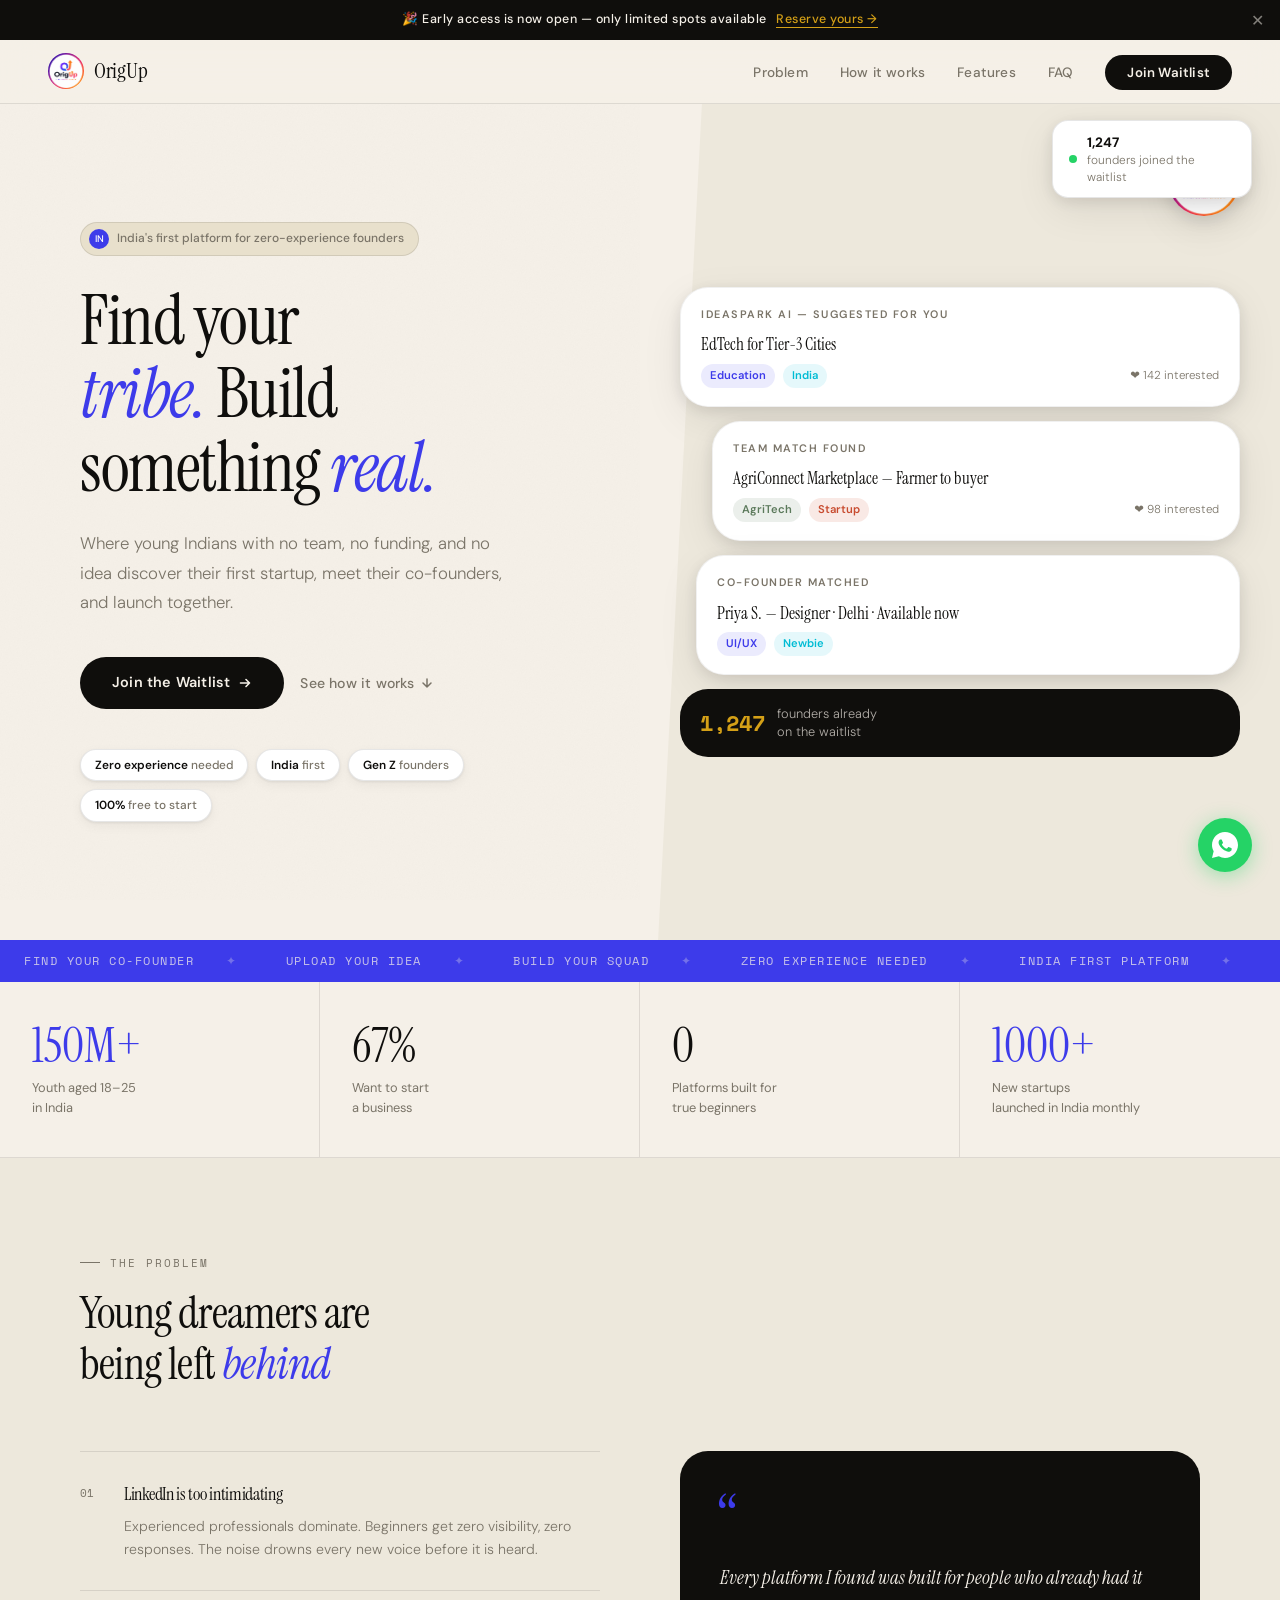
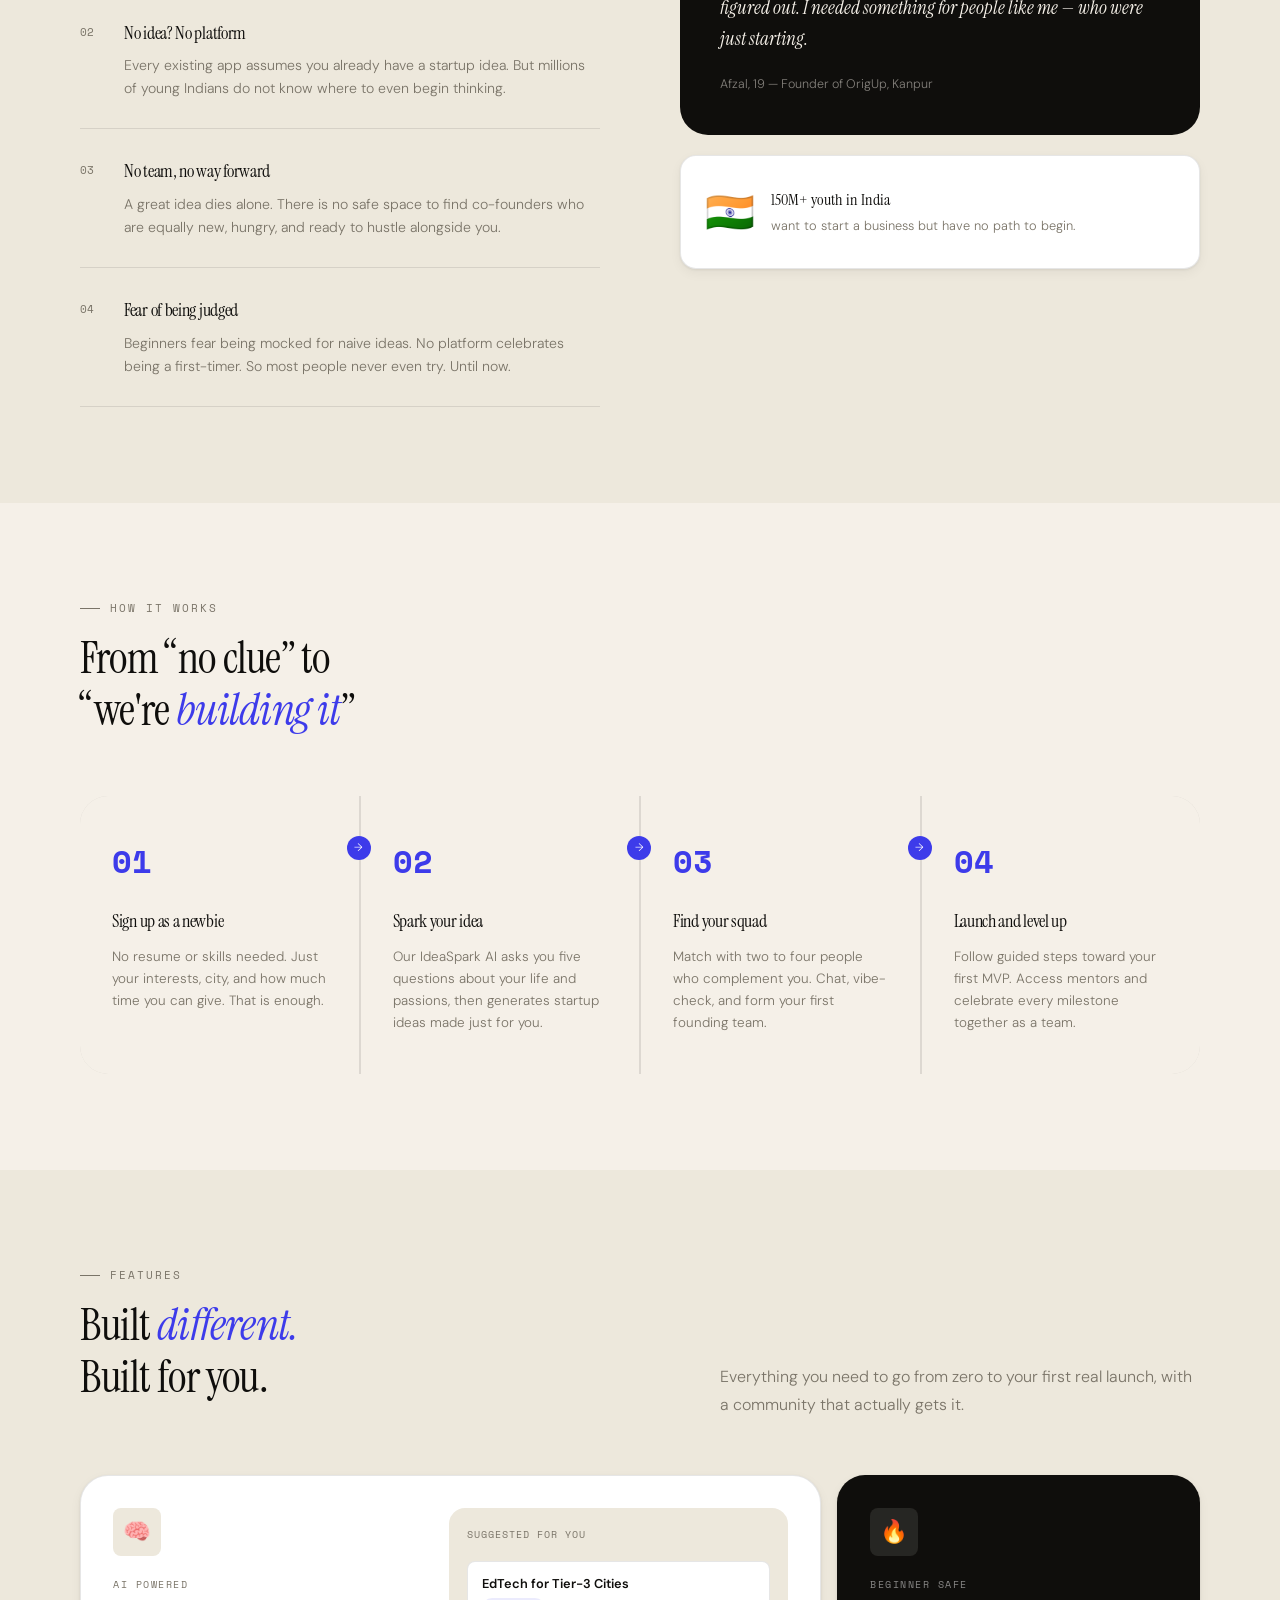
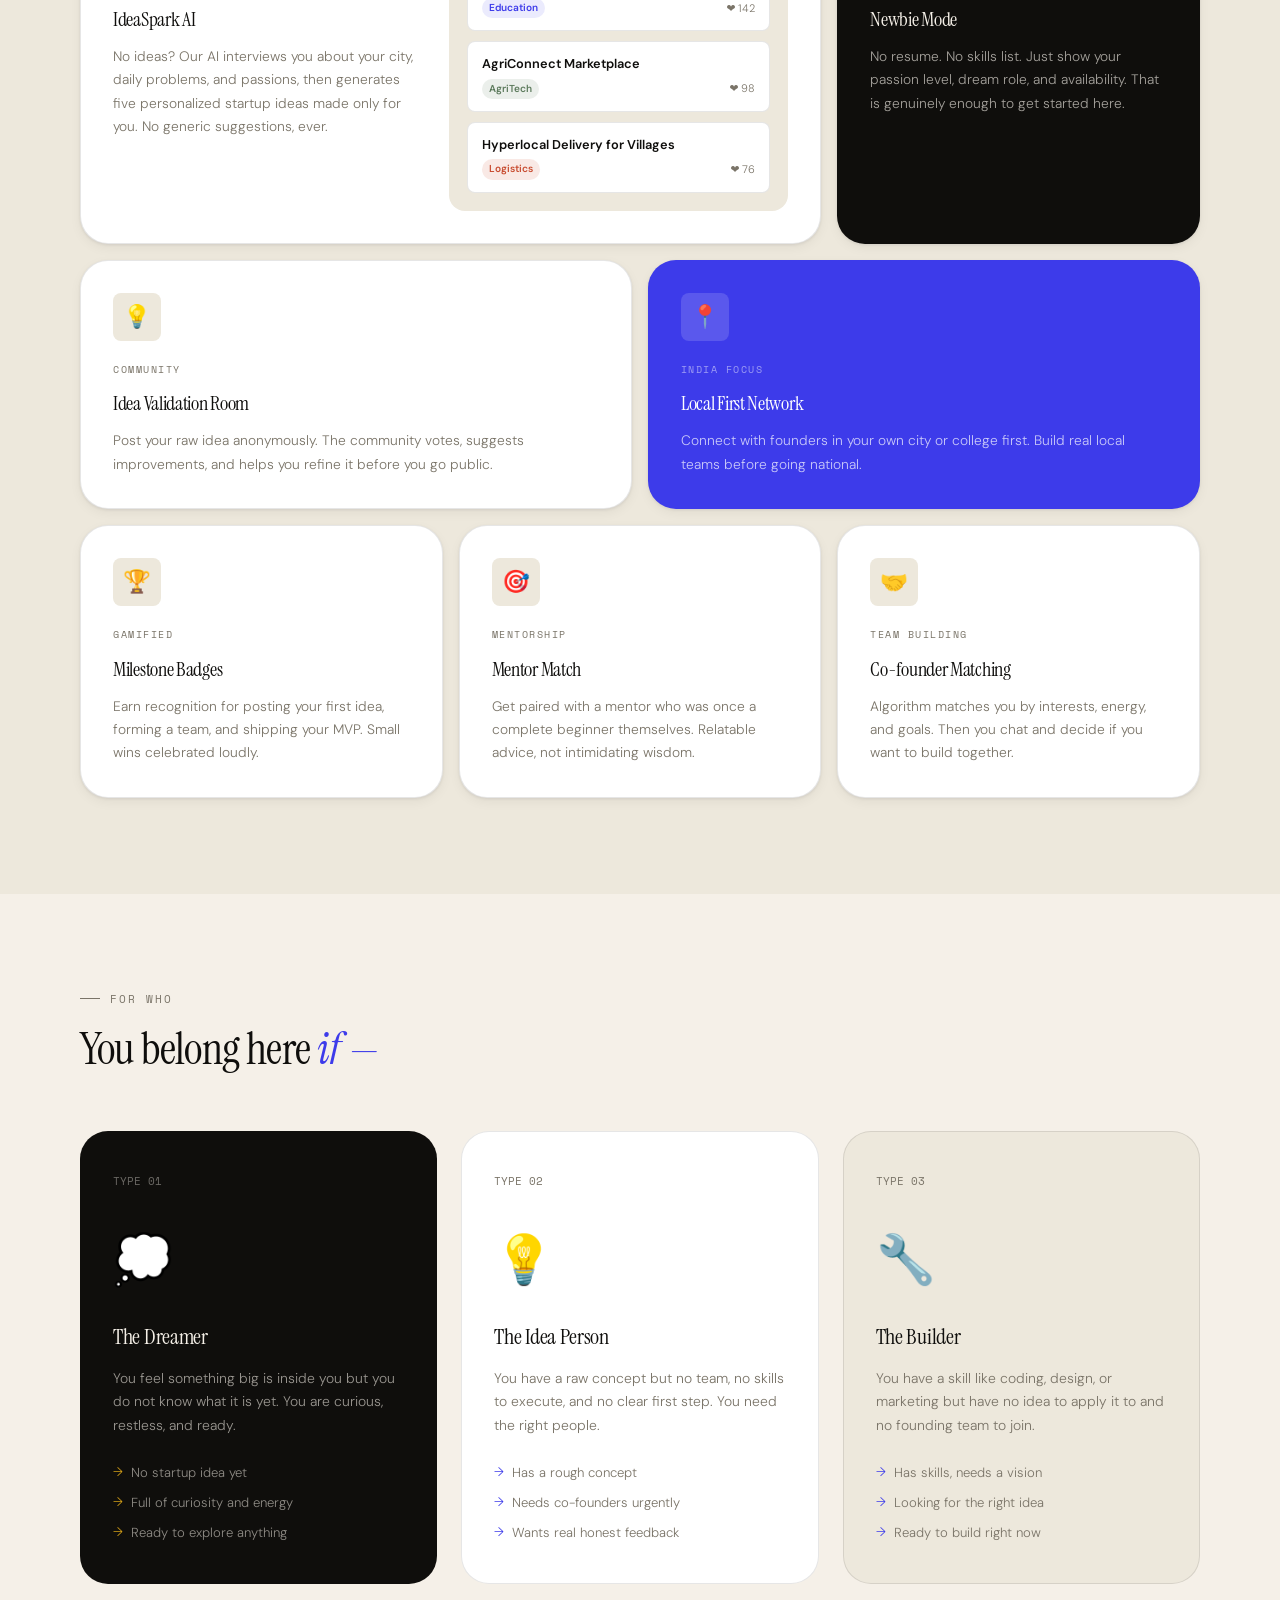
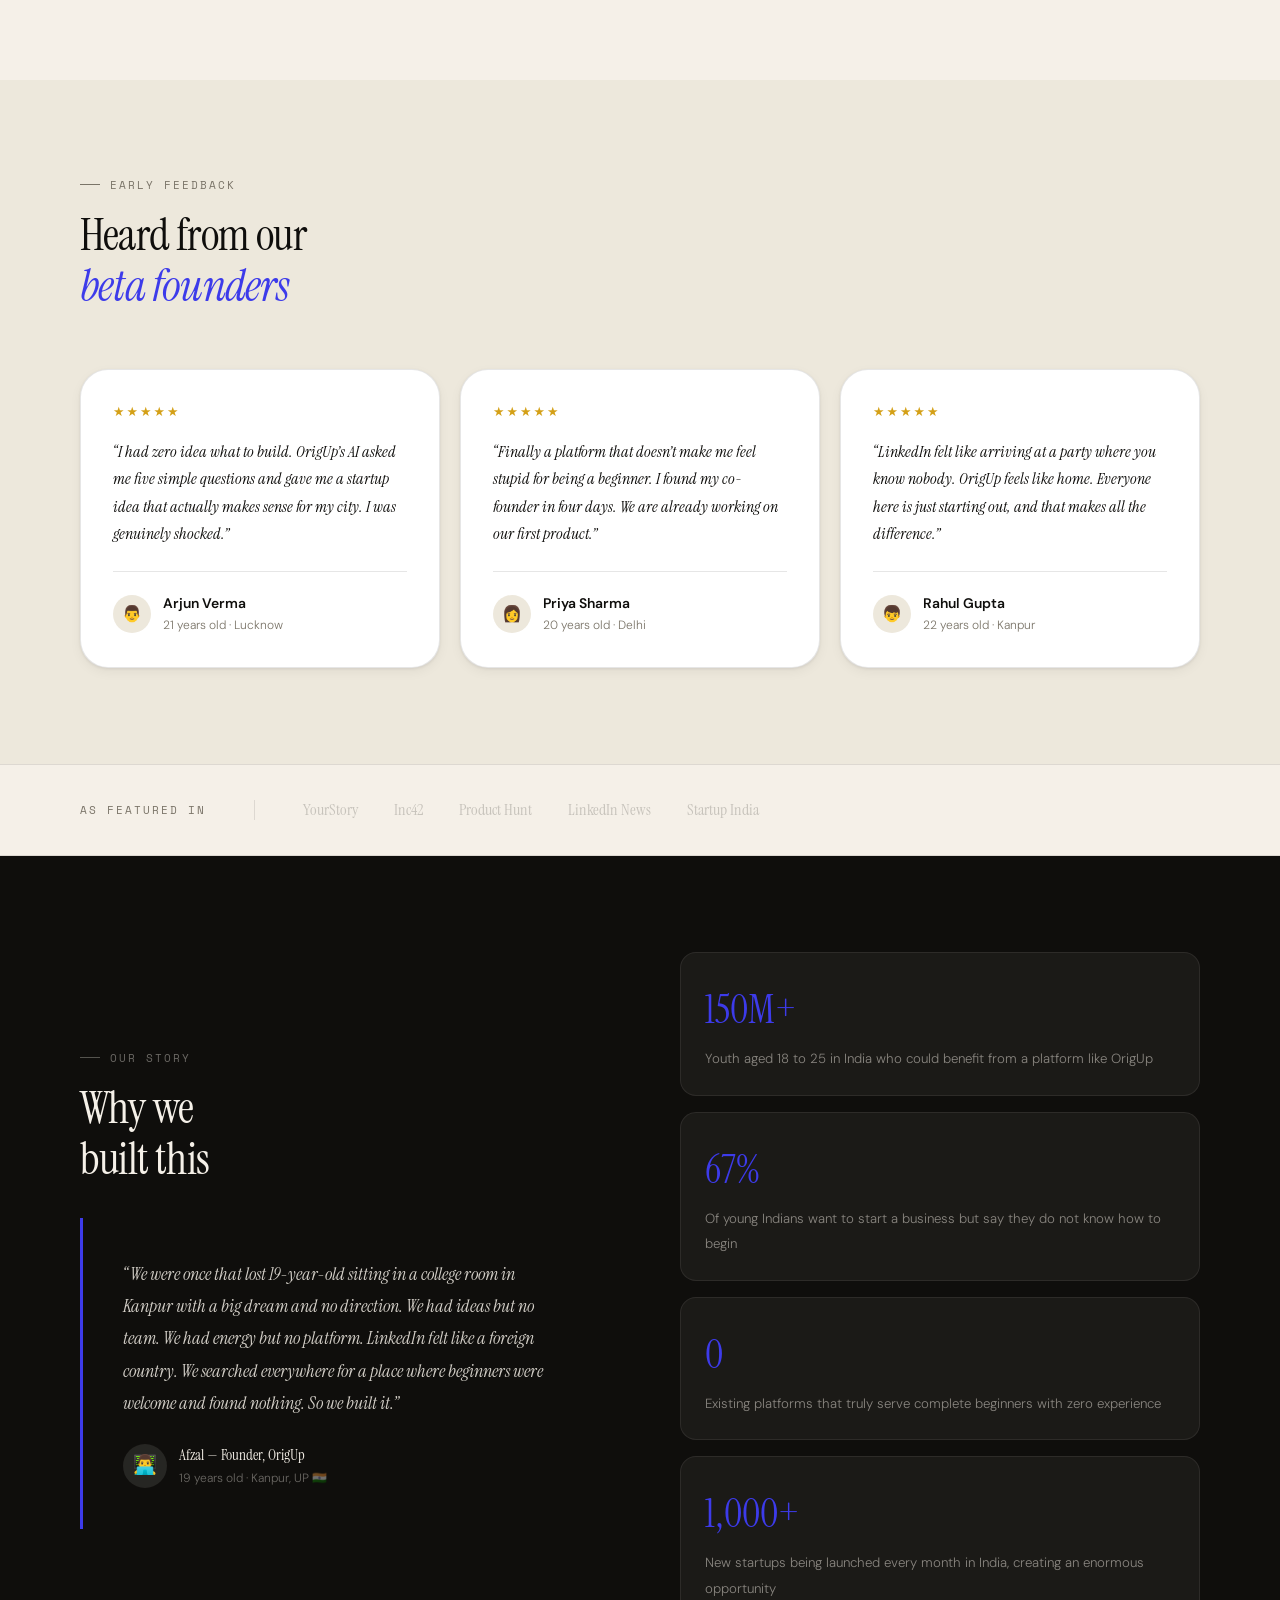
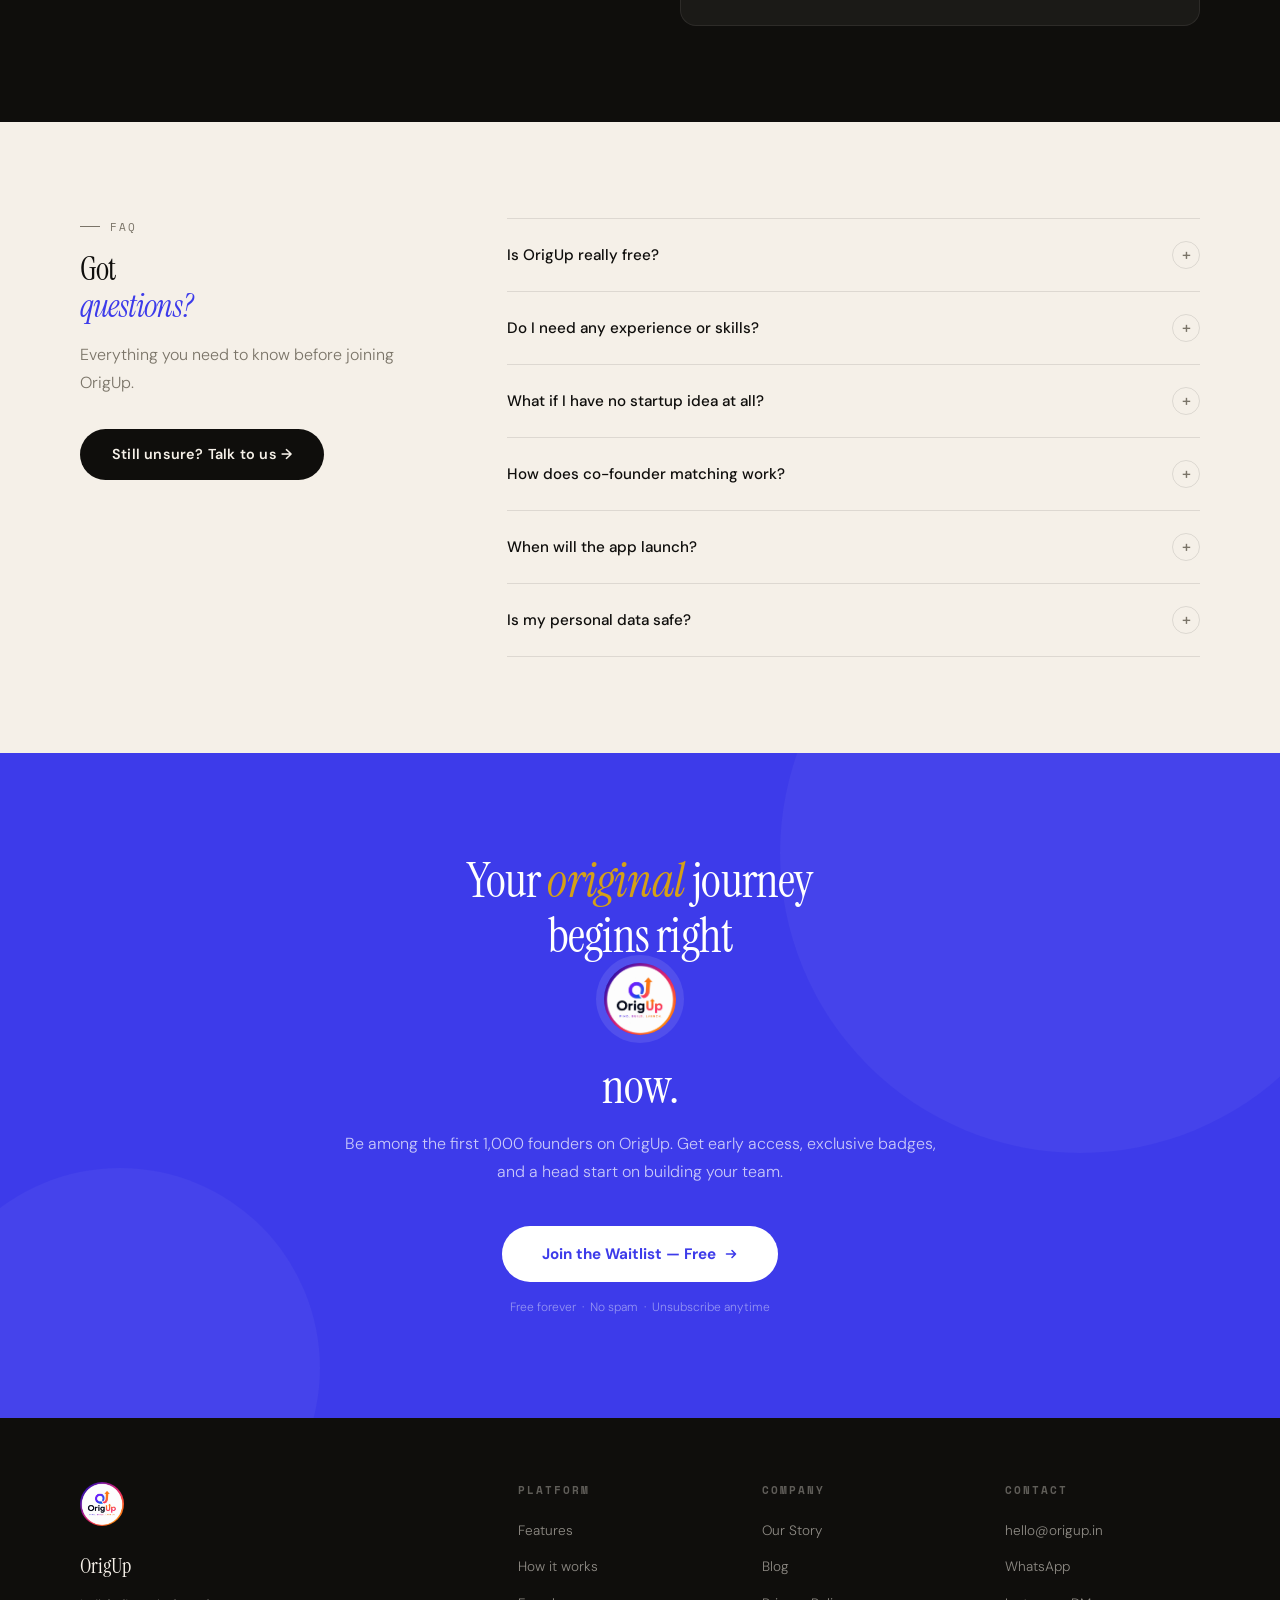
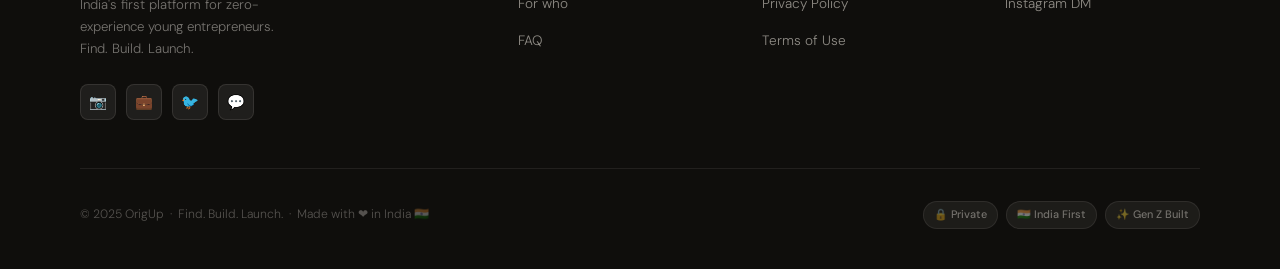
<file: index.html>
<!DOCTYPE html>
<html lang="en">
<head>
<meta charset="UTF-8">
<meta name="viewport" content="width=device-width, initial-scale=1.0">
<title>OrigUp — Find. Build. Launch.</title>
<meta name="description" content="India's first platform for zero-experience young entrepreneurs. Find your co-founder, spark your idea, and launch your first startup.">
<meta property="og:title" content="OrigUp — Find. Build. Launch.">
<meta property="og:description" content="Where young Indians with no team, no funding, no idea discover their first startup.">
<meta property="og:type" content="website">
<link rel="preconnect" href="https://fonts.googleapis.com">
<link href="https://fonts.googleapis.com/css2?family=Instrument+Serif:ital@0;1&family=DM+Sans:ital,opsz,wght@0,9..40,300;0,9..40,400;0,9..40,500;0,9..40,600;1,9..40,300&family=Space+Mono:wght@400;700&display=swap" rel="stylesheet">
<style>
/* ━━━━━━━━━━━━━━━━━━━━━━━━━━━━━━━━━━━━
   TOKENS
━━━━━━━━━━━━━━━━━━━━━━━━━━━━━━━━━━━━ */
:root {
  --ink:       #0F0E0C;
  --paper:     #F5F0E8;
  --cream:     #EDE8DC;
  --warm:      #E8E0CC;
  --indigo:    #3D3BEA;
  --indigo-lt: #6B69FF;
  --cyan:      #00BCD4;
  --rust:      #C84B2F;
  --gold:      #D4A017;
  --sage:      #5C7A5C;
  --muted:     #7A7468;
  --card:      #FFFFFF;
  --border:    rgba(15,14,12,0.1);
  --serif:     'Instrument Serif', Georgia, serif;
  --sans:      'DM Sans', system-ui, sans-serif;
  --mono:      'Space Mono', monospace;
  --r-sm:      8px;
  --r-md:      16px;
  --r-lg:      28px;
  --r-xl:      48px;
  --shadow-sm: 0 1px 3px rgba(15,14,12,0.08), 0 4px 12px rgba(15,14,12,0.05);
  --shadow-md: 0 4px 16px rgba(15,14,12,0.1), 0 12px 40px rgba(15,14,12,0.08);
  --shadow-lg: 0 8px 32px rgba(15,14,12,0.12), 0 24px 64px rgba(15,14,12,0.1);
}

/* ━━━━━━━━━━━━━━━━━━━━━━━━━━━━━━━━━━━━
   RESET + BASE
━━━━━━━━━━━━━━━━━━━━━━━━━━━━━━━━━━━━ */
*, *::before, *::after { margin: 0; padding: 0; box-sizing: border-box; }
html { scroll-behavior: smooth; font-size: 16px; }
body {
  background: var(--paper);
  color: var(--ink);
  font-family: var(--sans);
  font-weight: 300;
  line-height: 1.6;
  overflow-x: hidden;
  -webkit-font-smoothing: antialiased;
}

/* Paper texture */
body::before {
  content: '';
  position: fixed;
  inset: 0;
  background-image:
    url("data:image/svg+xml,%3Csvg xmlns='http://www.w3.org/2000/svg' width='400' height='400'%3E%3Cfilter id='n'%3E%3CfeTurbulence type='fractalNoise' baseFrequency='0.75' numOctaves='4' stitchTiles='stitch'/%3E%3CfeColorMatrix type='saturate' values='0'/%3E%3C/filter%3E%3Crect width='400' height='400' filter='url(%23n)' opacity='0.03'/%3E%3C/svg%3E");
  pointer-events: none;
  z-index: 0;
}

/* ━━━━━━━━━━━━━━━━━━━━━━━━━━━━━━━━━━━━
   PROGRESS BAR
━━━━━━━━━━━━━━━━━━━━━━━━━━━━━━━━━━━━ */
#pgbar {
  position: fixed; top: 0; left: 0; right: 0;
  height: 2px;
  background: var(--indigo);
  transform-origin: left;
  transform: scaleX(0);
  z-index: 9999;
  transition: transform 0.1s linear;
}

/* ━━━━━━━━━━━━━━━━━━━━━━━━━━━━━━━━━━━━
   ANNOUNCEMENT BAR
━━━━━━━━━━━━━━━━━━━━━━━━━━━━━━━━━━━━ */
#announce {
  background: var(--ink);
  color: var(--paper);
  text-align: center;
  padding: 10px 48px;
  font-size: 0.78rem;
  font-weight: 500;
  letter-spacing: 0.5px;
  position: relative;
  z-index: 100;
}
#announce a { color: var(--gold); text-decoration: none; border-bottom: 1px solid var(--gold); margin-left: 6px; }
#ann-x { position: absolute; right: 16px; top: 50%; transform: translateY(-50%); background: none; border: none; color: var(--paper); cursor: pointer; opacity: 0.5; font-size: 1rem; }
#ann-x:hover { opacity: 1; }

/* ━━━━━━━━━━━━━━━━━━━━━━━━━━━━━━━━━━━━
   NAVIGATION
━━━━━━━━━━━━━━━━━━━━━━━━━━━━━━━━━━━━ */
nav {
  position: sticky;
  top: 0;
  z-index: 500;
  background: rgba(245, 240, 232, 0.92);
  backdrop-filter: blur(16px);
  -webkit-backdrop-filter: blur(16px);
  border-bottom: 1px solid var(--border);
  padding: 0 48px;
  display: flex;
  align-items: center;
  justify-content: space-between;
  height: 64px;
  transition: box-shadow 0.3s;
}
nav.scrolled { box-shadow: var(--shadow-sm); }

.nav-brand { display: flex; align-items: center; gap: 10px; text-decoration: none; }
.nav-brand img { width: 36px; height: 36px; border-radius: 50%; object-fit: cover; }
.nav-brand-name {
  font-family: var(--serif);
  font-size: 1.35rem;
  color: var(--ink);
  letter-spacing: -0.3px;
}

.nav-links { display: flex; align-items: center; gap: 32px; list-style: none; }
.nav-links a {
  font-size: 0.85rem;
  font-weight: 500;
  color: var(--muted);
  text-decoration: none;
  transition: color 0.2s;
  letter-spacing: 0.2px;
}
.nav-links a:hover { color: var(--ink); }

.nav-cta {
  background: var(--ink);
  color: var(--paper) !important;
  padding: 9px 22px;
  border-radius: 100px;
  font-size: 0.83rem !important;
  font-weight: 600 !important;
  transition: background 0.2s, transform 0.2s !important;
}
.nav-cta:hover { background: var(--indigo) !important; transform: translateY(-1px) !important; }
#mobbtn { display: none; }

/* ━━━━━━━━━━━━━━━━━━━━━━━━━━━━━━━━━━━━
   HERO
━━━━━━━━━━━━━━━━━━━━━━━━━━━━━━━━━━━━ */
.hero {
  min-height: calc(100vh - 64px);
  display: grid;
  grid-template-columns: 1fr 1fr;
  align-items: center;
  gap: 0;
  padding: 0;
  position: relative;
  overflow: hidden;
}

.hero-left {
  padding: 80px 56px 80px 80px;
  position: relative;
  z-index: 2;
}

.hero-right {
  background: var(--cream);
  height: 100%;
  min-height: calc(100vh - 64px);
  display: flex;
  align-items: center;
  justify-content: center;
  position: relative;
  overflow: hidden;
}

/* Decorative diagonal line */
.hero-right::before {
  content: '';
  position: absolute;
  top: 0; bottom: 0; left: -40px;
  width: 80px;
  background: var(--paper);
  transform: skewX(-3deg);
  z-index: 1;
}

.hero-badge {
  display: inline-flex;
  align-items: center;
  gap: 8px;
  background: var(--warm);
  border: 1px solid var(--border);
  border-radius: 100px;
  padding: 6px 14px 6px 8px;
  font-size: 0.75rem;
  font-weight: 500;
  color: var(--muted);
  margin-bottom: 28px;
  animation: slideUp 0.7s ease both;
}
.hero-badge-dot {
  width: 20px; height: 20px;
  background: var(--indigo);
  border-radius: 50%;
  display: flex; align-items: center; justify-content: center;
  font-size: 0.6rem;
  color: white;
  flex-shrink: 0;
}

.hero h1 {
  font-family: var(--serif);
  font-size: clamp(3rem, 5.5vw, 5.2rem);
  font-weight: 400;
  line-height: 1.05;
  letter-spacing: -1.5px;
  color: var(--ink);
  margin-bottom: 24px;
  animation: slideUp 0.7s ease 0.1s both;
}
.hero h1 em {
  font-style: italic;
  color: var(--indigo);
}

.hero-sub {
  font-size: 1.05rem;
  color: var(--muted);
  line-height: 1.75;
  max-width: 440px;
  margin-bottom: 40px;
  font-weight: 300;
  animation: slideUp 0.7s ease 0.2s both;
}

.hero-actions {
  display: flex;
  align-items: center;
  gap: 16px;
  flex-wrap: wrap;
  animation: slideUp 0.7s ease 0.3s both;
}

.btn-primary {
  background: var(--ink);
  color: var(--paper);
  padding: 14px 32px;
  border-radius: 100px;
  font-size: 0.9rem;
  font-weight: 600;
  text-decoration: none;
  border: none;
  cursor: pointer;
  font-family: var(--sans);
  transition: all 0.25s;
  display: inline-flex;
  align-items: center;
  gap: 8px;
  letter-spacing: 0.2px;
}
.btn-primary:hover { background: var(--indigo); transform: translateY(-2px); box-shadow: 0 8px 24px rgba(61,59,234,0.25); }

.btn-secondary {
  color: var(--muted);
  font-size: 0.88rem;
  font-weight: 500;
  text-decoration: none;
  border: none;
  background: none;
  cursor: pointer;
  font-family: var(--sans);
  display: inline-flex;
  align-items: center;
  gap: 6px;
  transition: color 0.2s;
  letter-spacing: 0.2px;
}
.btn-secondary:hover { color: var(--ink); }

.hero-pills {
  display: flex;
  gap: 8px;
  flex-wrap: wrap;
  margin-top: 40px;
  animation: slideUp 0.7s ease 0.4s both;
}
.pill {
  background: white;
  border: 1px solid var(--border);
  border-radius: 100px;
  padding: 6px 14px;
  font-size: 0.74rem;
  font-weight: 500;
  color: var(--muted);
  box-shadow: var(--shadow-sm);
}
.pill b { color: var(--ink); font-weight: 600; }

/* Hero visual */
.hero-visual {
  position: relative;
  z-index: 2;
  padding: 40px;
  width: 100%;
  display: flex;
  flex-direction: column;
  gap: 14px;
}

.hero-logo-wrap {
  position: absolute;
  top: 40px;
  right: 40px;
  width: 72px;
  height: 72px;
  border-radius: 50%;
  overflow: hidden;
  box-shadow: var(--shadow-md);
  animation: logoIn 0.8s ease 0.5s both;
}
.hero-logo-wrap img { width: 100%; height: 100%; object-fit: cover; }

@keyframes logoIn { from { opacity: 0; transform: scale(0.6) rotate(-10deg); } to { opacity: 1; transform: scale(1) rotate(0); } }

/* Floating cards in hero */
.float-card {
  background: white;
  border-radius: var(--r-lg);
  padding: 18px 20px;
  box-shadow: var(--shadow-md);
  animation: cardIn 0.7s ease both;
  border: 1px solid rgba(15,14,12,0.06);
}
.float-card:nth-child(1) { animation-delay: 0.6s; margin-left: 0; }
.float-card:nth-child(2) { animation-delay: 0.75s; margin-left: 32px; }
.float-card:nth-child(3) { animation-delay: 0.9s; margin-left: 16px; }
@keyframes cardIn { from { opacity: 0; transform: translateY(20px); } to { opacity: 1; transform: translateY(0); } }

.fc-label { font-size: 0.68rem; font-weight: 600; letter-spacing: 1.5px; text-transform: uppercase; color: var(--muted); margin-bottom: 8px; }
.fc-title { font-family: var(--serif); font-size: 1.05rem; color: var(--ink); margin-bottom: 6px; }
.fc-meta { display: flex; align-items: center; gap: 8px; }
.fc-tag { font-size: 0.7rem; font-weight: 600; padding: 3px 9px; border-radius: 100px; }
.tag-indigo { background: rgba(61,59,234,0.1); color: var(--indigo); }
.tag-cyan { background: rgba(0,188,212,0.1); color: var(--cyan); }
.tag-rust { background: rgba(200,75,47,0.12); color: var(--rust); }
.tag-sage { background: rgba(92,122,92,0.12); color: var(--sage); }
.fc-likes { font-size: 0.72rem; color: var(--muted); margin-left: auto; }

.hero-counter-strip {
  background: var(--ink);
  color: var(--paper);
  border-radius: var(--r-lg);
  padding: 16px 20px;
  display: flex;
  align-items: center;
  gap: 12px;
  margin-left: 0;
  animation: cardIn 0.7s ease 1.05s both;
}
.hcs-num { font-family: var(--mono); font-size: 1.4rem; color: var(--gold); font-weight: 700; }
.hcs-text { font-size: 0.8rem; color: rgba(245,240,232,0.7); line-height: 1.4; }

@keyframes slideUp { from { opacity: 0; transform: translateY(24px); } to { opacity: 1; transform: translateY(0); } }

/* ━━━━━━━━━━━━━━━━━━━━━━━━━━━━━━━━━━━━
   TICKER
━━━━━━━━━━━━━━━━━━━━━━━━━━━━━━━━━━━━ */
.ticker {
  background: var(--indigo);
  padding: 12px 0;
  overflow: hidden;
  position: relative;
  z-index: 2;
}
.ticker-track {
  display: flex;
  gap: 0;
  animation: ticker 28s linear infinite;
  width: max-content;
}
.ticker-item {
  display: flex;
  align-items: center;
  gap: 32px;
  padding: 0 24px;
  white-space: nowrap;
  font-family: var(--mono);
  font-size: 0.72rem;
  font-weight: 400;
  color: rgba(245,240,232,0.75);
  letter-spacing: 1.5px;
  text-transform: uppercase;
}
.ticker-item::after { content: '✦'; color: rgba(245,240,232,0.3); }
@keyframes ticker { from { transform: translateX(0); } to { transform: translateX(-50%); } }

/* ━━━━━━━━━━━━━━━━━━━━━━━━━━━━━━━━━━━━
   STATS STRIP
━━━━━━━━━━━━━━━━━━━━━━━━━━━━━━━━━━━━ */
.stats-strip {
  display: grid;
  grid-template-columns: repeat(4, 1fr);
  border-bottom: 1px solid var(--border);
  position: relative;
  z-index: 2;
}
.stat-cell {
  padding: 40px 32px;
  border-right: 1px solid var(--border);
  position: relative;
}
.stat-cell:last-child { border-right: none; }
.stat-num {
  font-family: var(--serif);
  font-size: 3rem;
  font-weight: 400;
  color: var(--ink);
  line-height: 1;
  margin-bottom: 8px;
  display: block;
}
.stat-label { font-size: 0.8rem; color: var(--muted); font-weight: 400; line-height: 1.5; }
.stat-accent { color: var(--indigo); }

/* ━━━━━━━━━━━━━━━━━━━━━━━━━━━━━━━━━━━━
   SECTION BASE
━━━━━━━━━━━━━━━━━━━━━━━━━━━━━━━━━━━━ */
.section { padding: 96px 80px; position: relative; z-index: 2; }
.section-sm { padding: 64px 80px; }
.section-inner { max-width: 1120px; margin: 0 auto; }

.eyebrow {
  font-family: var(--mono);
  font-size: 0.7rem;
  font-weight: 400;
  letter-spacing: 2px;
  text-transform: uppercase;
  color: var(--muted);
  margin-bottom: 16px;
  display: flex;
  align-items: center;
  gap: 10px;
}
.eyebrow::before { content: ''; display: block; width: 20px; height: 1px; background: var(--muted); }

.section-title {
  font-family: var(--serif);
  font-size: clamp(2rem, 3.5vw, 3rem);
  font-weight: 400;
  line-height: 1.15;
  letter-spacing: -0.8px;
  color: var(--ink);
  margin-bottom: 16px;
}
.section-title em { font-style: italic; color: var(--indigo); }

.section-sub {
  font-size: 1rem;
  color: var(--muted);
  line-height: 1.75;
  max-width: 480px;
  font-weight: 300;
}

/* ━━━━━━━━━━━━━━━━━━━━━━━━━━━━━━━━━━━━
   PROBLEM SECTION
━━━━━━━━━━━━━━━━━━━━━━━━━━━━━━━━━━━━ */
.problem-section { background: var(--cream); }

.problem-layout {
  display: grid;
  grid-template-columns: 1fr 1fr;
  gap: 80px;
  align-items: start;
  margin-top: 60px;
}

.problem-list { display: flex; flex-direction: column; gap: 0; }
.problem-item {
  padding: 28px 0;
  border-bottom: 1px solid var(--border);
  display: flex;
  gap: 20px;
  align-items: flex-start;
  transition: all 0.3s;
  cursor: default;
}
.problem-item:first-child { border-top: 1px solid var(--border); }
.problem-item:hover { padding-left: 8px; }
.problem-num {
  font-family: var(--mono);
  font-size: 0.7rem;
  color: var(--muted);
  padding-top: 4px;
  flex-shrink: 0;
  width: 24px;
}
.problem-content h3 { font-family: var(--serif); font-size: 1.15rem; font-weight: 400; color: var(--ink); margin-bottom: 6px; letter-spacing: -0.3px; }
.problem-content p { font-size: 0.88rem; color: var(--muted); line-height: 1.65; }

.problem-aside {
  position: sticky;
  top: 90px;
}
.problem-quote {
  background: var(--ink);
  color: var(--paper);
  border-radius: var(--r-lg);
  padding: 40px;
  margin-bottom: 20px;
}
.pq-mark { font-family: var(--serif); font-size: 4rem; color: var(--indigo); line-height: 1; margin-bottom: 8px; }
.pq-text { font-family: var(--serif); font-size: 1.2rem; font-weight: 400; line-height: 1.6; margin-bottom: 20px; font-style: italic; }
.pq-attr { font-size: 0.78rem; color: rgba(245,240,232,0.5); }
.problem-img-card {
  background: white;
  border-radius: var(--r-md);
  padding: 24px;
  box-shadow: var(--shadow-sm);
  border: 1px solid var(--border);
  display: flex;
  align-items: center;
  gap: 16px;
}
.pic-emoji { font-size: 2.5rem; flex-shrink: 0; }
.pic-text h4 { font-family: var(--serif); font-size: 1rem; font-weight: 400; color: var(--ink); margin-bottom: 4px; }
.pic-text p { font-size: 0.8rem; color: var(--muted); }

/* ━━━━━━━━━━━━━━━━━━━━━━━━━━━━━━━━━━━━
   HOW IT WORKS
━━━━━━━━━━━━━━━━━━━━━━━━━━━━━━━━━━━━ */
.how-grid {
  display: grid;
  grid-template-columns: repeat(4, 1fr);
  gap: 2px;
  margin-top: 60px;
  background: var(--border);
  border-radius: var(--r-lg);
  overflow: hidden;
}
.how-step {
  background: var(--paper);
  padding: 40px 32px;
  position: relative;
  transition: background 0.3s;
}
.how-step:hover { background: var(--cream); }
.step-num {
  font-family: var(--mono);
  font-size: 2rem;
  color: var(--indigo);
  font-weight: 700;
  margin-bottom: 20px;
  display: block;
}
.how-step h3 { font-family: var(--serif); font-size: 1.1rem; font-weight: 400; color: var(--ink); margin-bottom: 10px; letter-spacing: -0.3px; }
.how-step p { font-size: 0.84rem; color: var(--muted); line-height: 1.65; }
.step-connector {
  position: absolute;
  top: 40px;
  right: -12px;
  width: 24px;
  height: 24px;
  background: var(--indigo);
  border-radius: 50%;
  display: flex;
  align-items: center;
  justify-content: center;
  z-index: 1;
  font-size: 0.7rem;
  color: white;
}
.how-step:last-child .step-connector { display: none; }

/* ━━━━━━━━━━━━━━━━━━━━━━━━━━━━━━━━━━━━
   FEATURES
━━━━━━━━━━━━━━━━━━━━━━━━━━━━━━━━━━━━ */
.features-section { background: var(--cream); }
.features-header { display: flex; justify-content: space-between; align-items: flex-end; margin-bottom: 56px; gap: 40px; }

.feat-grid {
  display: grid;
  grid-template-columns: repeat(12, 1fr);
  grid-auto-rows: auto;
  gap: 16px;
}

.feat-card {
  background: white;
  border-radius: var(--r-lg);
  padding: 32px;
  border: 1px solid var(--border);
  box-shadow: var(--shadow-sm);
  transition: all 0.3s;
  position: relative;
  overflow: hidden;
}
.feat-card:hover { box-shadow: var(--shadow-md); transform: translateY(-3px); }

.feat-card.col-8 { grid-column: span 8; }
.feat-card.col-4 { grid-column: span 4; }
.feat-card.col-6 { grid-column: span 6; }
.feat-card.col-4 { grid-column: span 4; }

.feat-card.dark {
  background: var(--ink);
  color: var(--paper);
  border-color: transparent;
}
.feat-card.indigo {
  background: var(--indigo);
  color: white;
  border-color: transparent;
}

.feat-icon {
  width: 48px; height: 48px;
  border-radius: var(--r-sm);
  background: var(--cream);
  display: flex; align-items: center; justify-content: center;
  font-size: 1.4rem;
  margin-bottom: 20px;
  flex-shrink: 0;
}
.feat-card.dark .feat-icon { background: rgba(245,240,232,0.1); }
.feat-card.indigo .feat-icon { background: rgba(255,255,255,0.15); }

.feat-tag {
  font-family: var(--mono);
  font-size: 0.65rem;
  letter-spacing: 1.5px;
  text-transform: uppercase;
  color: var(--muted);
  margin-bottom: 10px;
  display: block;
}
.feat-card.dark .feat-tag,
.feat-card.indigo .feat-tag { color: rgba(255,255,255,0.5); }

.feat-card h3 { font-family: var(--serif); font-size: 1.25rem; font-weight: 400; color: var(--ink); margin-bottom: 10px; letter-spacing: -0.3px; }
.feat-card.dark h3, .feat-card.indigo h3 { color: inherit; }
.feat-card p { font-size: 0.86rem; color: var(--muted); line-height: 1.7; }
.feat-card.dark p { color: rgba(245,240,232,0.65); }
.feat-card.indigo p { color: rgba(255,255,255,0.72); }

/* Big AI card layout */
.feat-card.col-8 { display: flex; gap: 32px; align-items: flex-start; }
.feat-left { flex: 1; min-width: 0; }
.feat-mock {
  flex: 1;
  min-width: 0;
  background: var(--cream);
  border-radius: var(--r-md);
  padding: 18px;
  display: flex;
  flex-direction: column;
  gap: 10px;
}
.mock-idea {
  background: white;
  border-radius: var(--r-sm);
  padding: 12px 14px;
  border: 1px solid var(--border);
  transition: all 0.25s;
  cursor: default;
}
.mock-idea:hover { border-color: var(--indigo); box-shadow: 0 0 0 3px rgba(61,59,234,0.08); }
.mi-title { font-size: 0.8rem; font-weight: 600; color: var(--ink); margin-bottom: 4px; }
.mi-row { display: flex; align-items: center; gap: 6px; }
.mi-tag { font-size: 0.63rem; font-weight: 600; padding: 2px 7px; border-radius: 100px; }
.mi-likes { font-size: 0.68rem; color: var(--muted); margin-left: auto; }

/* ━━━━━━━━━━━━━━━━━━━━━━━━━━━━━━━━━━━━
   FOR WHO
━━━━━━━━━━━━━━━━━━━━━━━━━━━━━━━━━━━━ */
.who-grid {
  display: grid;
  grid-template-columns: repeat(3, 1fr);
  gap: 24px;
  margin-top: 56px;
}
.who-card {
  border-radius: var(--r-lg);
  padding: 40px 32px;
  border: 1px solid var(--border);
  transition: all 0.3s;
  position: relative;
  overflow: hidden;
}
.who-card:hover { box-shadow: var(--shadow-md); transform: translateY(-3px); }
.who-card:nth-child(1) { background: var(--ink); color: var(--paper); border-color: transparent; }
.who-card:nth-child(2) { background: white; }
.who-card:nth-child(3) { background: var(--cream); }
.who-num { font-family: var(--mono); font-size: 0.7rem; color: var(--muted); margin-bottom: 32px; display: block; }
.who-card:nth-child(1) .who-num { color: rgba(245,240,232,0.4); }
.who-em { font-size: 3rem; margin-bottom: 20px; display: block; }
.who-card h3 { font-family: var(--serif); font-size: 1.4rem; font-weight: 400; margin-bottom: 12px; letter-spacing: -0.3px; }
.who-card:nth-child(1) h3 { color: var(--paper); }
.who-card p { font-size: 0.87rem; color: var(--muted); line-height: 1.7; margin-bottom: 24px; }
.who-card:nth-child(1) p { color: rgba(245,240,232,0.6); }
.who-list { list-style: none; display: flex; flex-direction: column; gap: 9px; }
.who-list li { font-size: 0.82rem; color: var(--muted); display: flex; align-items: center; gap: 8px; }
.who-card:nth-child(1) .who-list li { color: rgba(245,240,232,0.55); }
.who-list li::before { content: '→'; font-size: 0.8rem; color: var(--indigo); flex-shrink: 0; }
.who-card:nth-child(1) .who-list li::before { color: var(--gold); }

/* ━━━━━━━━━━━━━━━━━━━━━━━━━━━━━━━━━━━━
   TESTIMONIALS
━━━━━━━━━━━━━━━━━━━━━━━━━━━━━━━━━━━━ */
.testi-section { background: var(--cream); }
.testi-grid { display: grid; grid-template-columns: repeat(3, 1fr); gap: 20px; margin-top: 56px; }
.testi-card {
  background: white;
  border-radius: var(--r-lg);
  padding: 32px;
  border: 1px solid var(--border);
  box-shadow: var(--shadow-sm);
  transition: all 0.3s;
  display: flex;
  flex-direction: column;
}
.testi-card:hover { box-shadow: var(--shadow-md); transform: translateY(-3px); }
.testi-stars { color: var(--gold); font-size: 0.8rem; letter-spacing: 2px; margin-bottom: 16px; }
.testi-text { font-family: var(--serif); font-size: 1rem; font-style: italic; color: var(--ink); line-height: 1.7; flex: 1; margin-bottom: 24px; }
.testi-author { display: flex; align-items: center; gap: 12px; padding-top: 20px; border-top: 1px solid var(--border); }
.testi-av { width: 38px; height: 38px; border-radius: 50%; background: var(--cream); display: flex; align-items: center; justify-content: center; font-size: 1rem; flex-shrink: 0; }
.testi-name { font-size: 0.87rem; font-weight: 600; color: var(--ink); }
.testi-role { font-size: 0.75rem; color: var(--muted); margin-top: 2px; }

/* ━━━━━━━━━━━━━━━━━━━━━━━━━━━━━━━━━━━━
   PRESS
━━━━━━━━━━━━━━━━━━━━━━━━━━━━━━━━━━━━ */
.press-strip {
  border-top: 1px solid var(--border);
  border-bottom: 1px solid var(--border);
  padding: 32px 80px;
  display: flex;
  align-items: center;
  gap: 48px;
  overflow-x: auto;
  position: relative;
  z-index: 2;
}
.press-label { font-family: var(--mono); font-size: 0.67rem; letter-spacing: 2px; text-transform: uppercase; color: var(--muted); white-space: nowrap; flex-shrink: 0; }
.press-divider { width: 1px; height: 20px; background: var(--border); flex-shrink: 0; }
.press-logos { display: flex; align-items: center; gap: 36px; flex-shrink: 0; }
.press-logo { font-family: var(--serif); font-size: 1rem; color: rgba(15,14,12,0.2); transition: color 0.25s; cursor: default; white-space: nowrap; }
.press-logo:hover { color: var(--ink); }

/* ━━━━━━━━━━━━━━━━━━━━━━━━━━━━━━━━━━━━
   FOUNDER STORY
━━━━━━━━━━━━━━━━━━━━━━━━━━━━━━━━━━━━ */
.story-section { background: var(--ink); color: var(--paper); }
.story-layout { display: grid; grid-template-columns: 1fr 1fr; gap: 80px; align-items: center; }
.story-left .eyebrow { color: rgba(245,240,232,0.4); }
.story-left .eyebrow::before { background: rgba(245,240,232,0.3); }
.story-left .section-title { color: var(--paper); }
.story-quote-block {
  padding: 40px;
  border-left: 3px solid var(--indigo);
  margin-top: 32px;
}
.sqb-text { font-family: var(--serif); font-size: 1.15rem; font-style: italic; line-height: 1.75; color: rgba(245,240,232,0.85); margin-bottom: 24px; }
.sqb-author { display: flex; align-items: center; gap: 12px; }
.sqb-av { width: 44px; height: 44px; border-radius: 50%; background: rgba(245,240,232,0.1); display: flex; align-items: center; justify-content: center; font-size: 1.2rem; }
.sqb-name { font-family: var(--serif); font-size: 0.95rem; color: var(--paper); }
.sqb-role { font-size: 0.75rem; color: rgba(245,240,232,0.4); margin-top: 2px; }
.story-right { display: flex; flex-direction: column; gap: 16px; }
.story-stat {
  background: rgba(245,240,232,0.05);
  border: 1px solid rgba(245,240,232,0.08);
  border-radius: var(--r-md);
  padding: 24px;
  transition: all 0.3s;
}
.story-stat:hover { background: rgba(245,240,232,0.08); border-color: rgba(61,59,234,0.4); }
.ss-num { font-family: var(--serif); font-size: 2.5rem; font-weight: 400; color: var(--indigo); display: block; margin-bottom: 4px; }
.ss-label { font-size: 0.83rem; color: rgba(245,240,232,0.5); }

/* ━━━━━━━━━━━━━━━━━━━━━━━━━━━━━━━━━━━━
   FAQ
━━━━━━━━━━━━━━━━━━━━━━━━━━━━━━━━━━━━ */
.faq-layout { display: grid; grid-template-columns: 1fr 2fr; gap: 80px; align-items: start; }
.faq-sidebar { position: sticky; top: 90px; }
.faq-sidebar .section-title { font-size: 2rem; }
.faq-list { display: flex; flex-direction: column; gap: 0; }
.faq-item { border-bottom: 1px solid var(--border); }
.faq-item:first-child { border-top: 1px solid var(--border); }
.faq-q {
  width: 100%;
  background: none;
  border: none;
  padding: 22px 0;
  display: flex;
  justify-content: space-between;
  align-items: center;
  cursor: pointer;
  font-family: var(--sans);
  font-size: 0.95rem;
  font-weight: 500;
  color: var(--ink);
  text-align: left;
  gap: 16px;
  transition: color 0.2s;
}
.faq-q:hover { color: var(--indigo); }
.faq-icon { width: 28px; height: 28px; border-radius: 50%; border: 1.5px solid var(--border); display: flex; align-items: center; justify-content: center; font-size: 1rem; color: var(--muted); flex-shrink: 0; transition: all 0.3s; }
.faq-item.open .faq-icon { background: var(--indigo); border-color: var(--indigo); color: white; transform: rotate(45deg); }
.faq-a { max-height: 0; overflow: hidden; transition: max-height 0.4s ease; }
.faq-a-inner { padding: 0 0 22px; font-size: 0.88rem; color: var(--muted); line-height: 1.75; }

/* ━━━━━━━━━━━━━━━━━━━━━━━━━━━━━━━━━━━━
   CTA
━━━━━━━━━━━━━━━━━━━━━━━━━━━━━━━━━━━━ */
.cta-section {
  background: var(--indigo);
  color: white;
  text-align: center;
  padding: 100px 80px;
  position: relative;
  z-index: 2;
  overflow: hidden;
}
.cta-section::before {
  content: '';
  position: absolute;
  width: 600px; height: 600px;
  border-radius: 50%;
  background: rgba(255,255,255,0.04);
  top: -200px; right: -100px;
}
.cta-section::after {
  content: '';
  position: absolute;
  width: 400px; height: 400px;
  border-radius: 50%;
  background: rgba(255,255,255,0.04);
  bottom: -150px; left: -80px;
}
.cta-inner { position: relative; z-index: 2; max-width: 600px; margin: 0 auto; }
.cta-logo { width: 72px; height: 72px; border-radius: 50%; margin: 0 auto 24px; display: block; object-fit: cover; box-shadow: 0 0 0 8px rgba(255,255,255,0.1); }
.cta-section .section-title { color: white; font-size: clamp(2rem, 4vw, 3rem); margin-bottom: 16px; }
.cta-section .section-title em { color: var(--gold); }
.cta-sub { font-size: 1rem; color: rgba(255,255,255,0.72); line-height: 1.75; margin-bottom: 40px; font-weight: 300; }
.cta-btn {
  background: white;
  color: var(--indigo);
  padding: 16px 40px;
  border-radius: 100px;
  font-size: 0.95rem;
  font-weight: 700;
  text-decoration: none;
  border: none;
  cursor: pointer;
  font-family: var(--sans);
  transition: all 0.25s;
  display: inline-flex;
  align-items: center;
  gap: 8px;
}
.cta-btn:hover { transform: translateY(-3px); box-shadow: 0 12px 40px rgba(0,0,0,0.2); }
.cta-note { font-size: 0.75rem; color: rgba(255,255,255,0.45); margin-top: 16px; }

/* ━━━━━━━━━━━━━━━━━━━━━━━━━━━━━━━━━━━━
   FOOTER
━━━━━━━━━━━━━━━━━━━━━━━━━━━━━━━━━━━━ */
footer {
  background: var(--ink);
  color: var(--paper);
  padding: 64px 80px 40px;
  position: relative;
  z-index: 2;
}
.footer-top { display: grid; grid-template-columns: 2fr 1fr 1fr 1fr; gap: 48px; margin-bottom: 48px; }
.footer-brand img { width: 44px; height: 44px; border-radius: 50%; margin-bottom: 16px; }
.footer-brand-name { font-family: var(--serif); font-size: 1.3rem; color: var(--paper); margin-bottom: 12px; }
.footer-desc { font-size: 0.83rem; color: rgba(245,240,232,0.45); line-height: 1.65; max-width: 220px; margin-bottom: 24px; }
.footer-social { display: flex; gap: 10px; }
.fsoc { width: 36px; height: 36px; border-radius: var(--r-sm); background: rgba(245,240,232,0.07); border: 1px solid rgba(245,240,232,0.1); display: flex; align-items: center; justify-content: center; text-decoration: none; font-size: 0.9rem; transition: all 0.2s; }
.fsoc:hover { background: var(--indigo); border-color: var(--indigo); transform: translateY(-2px); }
.footer-col h4 { font-family: var(--mono); font-size: 0.67rem; letter-spacing: 2px; text-transform: uppercase; color: rgba(245,240,232,0.35); margin-bottom: 18px; }
.footer-col ul { list-style: none; display: flex; flex-direction: column; gap: 11px; }
.footer-col a { color: rgba(245,240,232,0.55); text-decoration: none; font-size: 0.85rem; transition: color 0.2s; }
.footer-col a:hover { color: var(--paper); }
.footer-bottom { display: flex; justify-content: space-between; align-items: center; flex-wrap: wrap; gap: 12px; padding-top: 32px; border-top: 1px solid rgba(245,240,232,0.08); }
.footer-copy { font-size: 0.76rem; color: rgba(245,240,232,0.3); }
.footer-badges { display: flex; gap: 8px; }
.fbadge { font-size: 0.68rem; font-weight: 500; padding: 4px 10px; border-radius: 100px; background: rgba(245,240,232,0.06); color: rgba(245,240,232,0.4); border: 1px solid rgba(245,240,232,0.08); }

/* ━━━━━━━━━━━━━━━━━━━━━━━━━━━━━━━━━━━━
   MODAL
━━━━━━━━━━━━━━━━━━━━━━━━━━━━━━━━━━━━ */
.modal-overlay { display: none; position: fixed; inset: 0; background: rgba(15,14,12,0.7); backdrop-filter: blur(12px); z-index: 9000; align-items: center; justify-content: center; padding: 20px; }
.modal-overlay.open { display: flex; }
.modal {
  background: var(--paper);
  border-radius: var(--r-xl);
  padding: 48px;
  max-width: 440px;
  width: 100%;
  position: relative;
  box-shadow: var(--shadow-lg);
  animation: modalIn 0.35s cubic-bezier(0.22, 1, 0.36, 1) both;
}
@keyframes modalIn { from { opacity: 0; transform: scale(0.88) translateY(20px); } to { opacity: 1; transform: scale(1) translateY(0); } }
.modal-close { position: absolute; top: 20px; right: 20px; width: 32px; height: 32px; border-radius: 50%; background: var(--cream); border: none; cursor: pointer; display: flex; align-items: center; justify-content: center; color: var(--muted); font-size: 0.9rem; transition: all 0.2s; }
.modal-close:hover { background: var(--ink); color: var(--paper); }
.modal-logo { width: 56px; height: 56px; border-radius: 50%; object-fit: cover; margin: 0 auto 20px; display: block; box-shadow: var(--shadow-md); }
.modal h2 { font-family: var(--serif); font-size: 1.6rem; font-weight: 400; text-align: center; color: var(--ink); margin-bottom: 6px; letter-spacing: -0.5px; }
.modal-sub { text-align: center; color: var(--muted); font-size: 0.85rem; margin-bottom: 28px; line-height: 1.6; }
.modal-sub b { color: var(--ink); }
.form-group { margin-bottom: 14px; }
.form-group label { display: block; font-family: var(--mono); font-size: 0.65rem; font-weight: 400; letter-spacing: 1.5px; text-transform: uppercase; color: var(--muted); margin-bottom: 7px; }
.form-group input {
  width: 100%;
  background: white;
  border: 1.5px solid var(--border);
  border-radius: var(--r-md);
  padding: 13px 16px;
  color: var(--ink);
  font-size: 0.9rem;
  font-family: var(--sans);
  outline: none;
  transition: border-color 0.2s, box-shadow 0.2s;
}
.form-group input:focus { border-color: var(--indigo); box-shadow: 0 0 0 3px rgba(61,59,234,0.1); }
.form-group input::placeholder { color: rgba(15,14,12,0.3); }
.modal-submit {
  width: 100%;
  background: var(--ink);
  color: var(--paper);
  border: none;
  padding: 15px;
  border-radius: 100px;
  font-weight: 600;
  font-size: 0.93rem;
  cursor: pointer;
  margin-top: 8px;
  font-family: var(--sans);
  transition: all 0.25s;
  letter-spacing: 0.3px;
}
.modal-submit:hover { background: var(--indigo); transform: translateY(-2px); box-shadow: 0 8px 24px rgba(61,59,234,0.25); }
.modal-note { text-align: center; font-size: 0.71rem; color: rgba(15,14,12,0.35); margin-top: 12px; }
.success-box { display: none; text-align: center; padding: 16px 0; }
.success-em { font-size: 3rem; margin-bottom: 12px; display: block; }
.success-box h3 { font-family: var(--serif); font-size: 1.5rem; font-weight: 400; color: var(--ink); margin-bottom: 8px; }
.success-box p { font-size: 0.88rem; color: var(--muted); line-height: 1.7; }
.success-box p b { color: var(--indigo); }

/* ━━━━━━━━━━━━━━━━━━━━━━━━━━━━━━━━━━━━
   FLOATING UI
━━━━━━━━━━━━━━━━━━━━━━━━━━━━━━━━━━━━ */
.wa-btn {
  position: fixed; bottom: 28px; right: 28px; z-index: 900;
  width: 54px; height: 54px;
  background: #25D366;
  border-radius: 50%;
  display: flex; align-items: center; justify-content: center;
  box-shadow: 0 4px 20px rgba(37,211,102,0.4);
  text-decoration: none;
  transition: all 0.3s;
  animation: popIn 0.7s ease 2s both;
}
.wa-btn:hover { transform: scale(1.1) translateY(-2px); box-shadow: 0 8px 32px rgba(37,211,102,0.5); }
.wa-btn svg { width: 26px; height: 26px; fill: white; }
.wa-tip { position: absolute; right: 62px; background: var(--ink); color: var(--paper); font-size: 0.75rem; font-weight: 500; padding: 7px 13px; border-radius: var(--r-sm); white-space: nowrap; opacity: 0; transition: opacity 0.2s; pointer-events: none; }
.wa-btn:hover .wa-tip { opacity: 1; }

.btt-btn {
  position: fixed; bottom: 92px; right: 28px; z-index: 900;
  width: 42px; height: 42px;
  background: white;
  border: 1.5px solid var(--border);
  border-radius: 50%;
  display: flex; align-items: center; justify-content: center;
  cursor: pointer; font-size: 1rem; color: var(--muted);
  opacity: 0; pointer-events: none;
  transition: all 0.3s;
  box-shadow: var(--shadow-sm);
}
.btt-btn.show { opacity: 1; pointer-events: all; }
.btt-btn:hover { background: var(--ink); color: var(--paper); border-color: var(--ink); transform: translateY(-3px); }

@keyframes popIn { from { opacity: 0; transform: scale(0); } to { opacity: 1; transform: scale(1); } }

/* Live counter badge */
.live-badge {
  position: fixed; top: 120px; right: 28px; z-index: 400;
  background: white;
  border: 1px solid var(--border);
  border-radius: var(--r-md);
  padding: 12px 16px;
  box-shadow: var(--shadow-md);
  display: flex;
  align-items: center;
  gap: 10px;
  animation: slideLeft 0.7s ease 1.5s both;
  max-width: 200px;
}
.lb-dot { width: 8px; height: 8px; background: #25D366; border-radius: 50%; flex-shrink: 0; animation: blink 2s infinite; }
.lb-text { font-size: 0.74rem; color: var(--muted); line-height: 1.4; }
.lb-text b { color: var(--ink); font-size: 0.85rem; display: block; }
@keyframes slideLeft { from { opacity: 0; transform: translateX(20px); } to { opacity: 1; transform: translateX(0); } }
@keyframes blink { 0%, 100% { opacity: 1; } 50% { opacity: 0.3; } }

/* ━━━━━━━━━━━━━━━━━━━━━━━━━━━━━━━━━━━━
   SCROLL REVEAL
━━━━━━━━━━━━━━━━━━━━━━━━━━━━━━━━━━━━ */
.rv { opacity: 0; transform: translateY(28px); transition: opacity 0.7s ease, transform 0.7s cubic-bezier(0.22, 1, 0.36, 1); }
.rv.on { opacity: 1; transform: translateY(0); }

/* ━━━━━━━━━━━━━━━━━━━━━━━━━━━━━━━━━━━━
   RESPONSIVE
━━━━━━━━━━━━━━━━━━━━━━━━━━━━━━━━━━━━ */
@media (max-width: 1024px) {
  .hero { grid-template-columns: 1fr; }
  .hero-right { display: none; }
  .hero-left { padding: 80px 40px; }
  .problem-layout, .story-layout, .faq-layout { grid-template-columns: 1fr; gap: 40px; }
  .feat-card.col-8 { grid-column: span 12; flex-direction: column; }
  .feat-card.col-4 { grid-column: span 6; }
  .feat-card.col-6 { grid-column: span 6; }
  .footer-top { grid-template-columns: 1fr 1fr; }
  .live-badge { display: none; }
}
@media (max-width: 768px) {
  nav { padding: 0 20px; }
  .nav-links { display: none; }
  #mobbtn { display: block; }
  .section, .section-sm { padding: 64px 20px; }
  .hero-left { padding: 60px 20px; }
  .stats-strip { grid-template-columns: repeat(2, 1fr); }
  .how-grid { grid-template-columns: 1fr 1fr; }
  .who-grid, .testi-grid { grid-template-columns: 1fr; }
  .feat-grid { grid-template-columns: 1fr; }
  .feat-card.col-8, .feat-card.col-4, .feat-card.col-6 { grid-column: span 1; }
  .feat-card.col-8 { flex-direction: column; }
  .press-strip { padding: 24px 20px; }
  footer { padding: 48px 20px 32px; }
  .footer-top { grid-template-columns: 1fr; }
  .footer-bottom { flex-direction: column; text-align: center; }
  .features-header { flex-direction: column; align-items: flex-start; }
  #announce { padding: 10px 44px 10px 16px; font-size: 0.74rem; }
  .cta-section { padding: 72px 20px; }
}
</style>
</head>
<body>

<div id="pgbar"></div>
<iframe name="hif" style="display:none"></iframe>

<!-- ANNOUNCE -->
<div id="announce">
  🎉 Early access is now open — only limited spots available
  <a href="#" onclick="openM();return false;">Reserve yours &rarr;</a>
  <button id="ann-x" onclick="this.parentElement.style.display='none'">&#x2715;</button>
</div>

<!-- MODAL -->
<div class="modal-overlay" id="moverlay">
  <div class="modal">
    <button class="modal-close" onclick="closeM()">&#x2715;</button>
    <img src="logo.png" class="modal-logo" alt="OrigUp">
    <h2>Join the Waitlist</h2>
    <p class="modal-sub">Be among the first <b>1,000 founders</b> on OrigUp.<br>We will send your access link directly.</p>
    <form id="wform"
      action="https://docs.google.com/forms/d/e/1FAIpQLSeSoOGAsoA9dCDPAKEEM3JdrlLrWkiN6OFMzitBWzUDuCW6rA/formResponse"
      method="POST" target="hif" onsubmit="doSub(event)">
      <div class="form-group">
        <label>Full Name</label>
        <input type="text" name="entry.1480082228" id="fi-name" placeholder="Rahul Sharma" required>
      </div>
      <div class="form-group">
        <label>Email Address</label>
        <input type="email" name="entry.621252372" id="fi-email" placeholder="rahul@email.com" required>
      </div>
      <div class="form-group">
        <label>WhatsApp Number</label>
        <input type="tel" name="entry.1758198538" id="fi-phone" placeholder="+91 9XXXXXXXXX" required>
      </div>
      <button type="submit" class="modal-submit">Join OrigUp &mdash; It&apos;s Free &rarr;</button>
    </form>
    <div class="success-box" id="sucbox">
      <span class="success-em">🎉</span>
      <h3>You&apos;re on the list!</h3>
      <p>Welcome, <b id="sucname"></b>. We will reach you on WhatsApp and email the moment we launch.<br><br>Stay original.</p>
    </div>
    <p class="modal-note">No spam &nbsp;&middot;&nbsp; Free forever &nbsp;&middot;&nbsp; Unsubscribe anytime</p>
  </div>
</div>

<!-- NAVBAR -->
<nav id="nbar">
  <a href="#" class="nav-brand">
    <img src="logo.png" alt="OrigUp">
    <span class="nav-brand-name">OrigUp</span>
  </a>
  <ul class="nav-links">
    <li><a href="#problem">Problem</a></li>
    <li><a href="#how">How it works</a></li>
    <li><a href="#features">Features</a></li>
    <li><a href="#faq">FAQ</a></li>
    <li><a href="#" onclick="openM();return false;" class="nav-cta">Join Waitlist</a></li>
  </ul>
  <a href="#" onclick="openM();return false;" class="nav-cta" id="mobbtn">Join</a>
</nav>

<!-- HERO -->
<section class="hero">
  <div class="hero-left">
    <div class="hero-badge">
      <div class="hero-badge-dot">IN</div>
      India&apos;s first platform for zero-experience founders
    </div>
    <h1>
      Find your<br>
      <em>tribe.</em> Build<br>
      something <em>real.</em>
    </h1>
    <p class="hero-sub">
      Where young Indians with no team, no funding, and no idea
      discover their first startup, meet their co-founders,
      and launch together.
    </p>
    <div class="hero-actions">
      <a href="#" onclick="openM();return false;" class="btn-primary">
        Join the Waitlist
        <svg width="14" height="14" viewBox="0 0 14 14" fill="none"><path d="M2.5 7h9M8 3.5l3.5 3.5L8 10.5" stroke="currentColor" stroke-width="1.6" stroke-linecap="round" stroke-linejoin="round"/></svg>
      </a>
      <a href="#how" class="btn-secondary">
        See how it works
        <svg width="12" height="12" viewBox="0 0 12 12" fill="none"><path d="M6 2v8M2 6l4 4 4-4" stroke="currentColor" stroke-width="1.5" stroke-linecap="round" stroke-linejoin="round"/></svg>
      </a>
    </div>
    <div class="hero-pills">
      <div class="pill"><b>Zero experience</b> needed</div>
      <div class="pill"><b>India</b> first</div>
      <div class="pill"><b>Gen Z</b> founders</div>
      <div class="pill"><b>100%</b> free to start</div>
    </div>
  </div>
  <div class="hero-right">
    <div class="hero-logo-wrap">
      <img src="logo.png" alt="OrigUp">
    </div>
    <div class="hero-visual">
      <div class="float-card">
        <div class="fc-label">IdeaSpark AI &mdash; suggested for you</div>
        <div class="fc-title">EdTech for Tier-3 Cities</div>
        <div class="fc-meta">
          <span class="fc-tag tag-indigo">Education</span>
          <span class="fc-tag tag-cyan">India</span>
          <span class="fc-likes">&#10084; 142 interested</span>
        </div>
      </div>
      <div class="float-card">
        <div class="fc-label">Team match found</div>
        <div class="fc-title">AgriConnect Marketplace &mdash; Farmer to buyer</div>
        <div class="fc-meta">
          <span class="fc-tag tag-sage">AgriTech</span>
          <span class="fc-tag tag-rust">Startup</span>
          <span class="fc-likes">&#10084; 98 interested</span>
        </div>
      </div>
      <div class="float-card">
        <div class="fc-label">Co-founder matched</div>
        <div class="fc-title">Priya S. &mdash; Designer &middot; Delhi &middot; Available now</div>
        <div class="fc-meta">
          <span class="fc-tag tag-indigo">UI/UX</span>
          <span class="fc-tag tag-cyan">Newbie</span>
        </div>
      </div>
      <div class="hero-counter-strip">
        <div>
          <div class="hcs-num" id="hlcount">1,247</div>
        </div>
        <div class="hcs-text">founders already<br>on the waitlist</div>
      </div>
    </div>
  </div>
</section>

<!-- TICKER -->
<div class="ticker">
  <div class="ticker-track" id="ticker-track">
    <span class="ticker-item">Find your co-founder</span>
    <span class="ticker-item">Upload your idea</span>
    <span class="ticker-item">Build your squad</span>
    <span class="ticker-item">Zero experience needed</span>
    <span class="ticker-item">India first platform</span>
    <span class="ticker-item">Gen Z founders</span>
    <span class="ticker-item">Launch your startup</span>
    <span class="ticker-item">Newbie friendly</span>
    <span class="ticker-item">Find your co-founder</span>
    <span class="ticker-item">Upload your idea</span>
    <span class="ticker-item">Build your squad</span>
    <span class="ticker-item">Zero experience needed</span>
    <span class="ticker-item">India first platform</span>
    <span class="ticker-item">Gen Z founders</span>
    <span class="ticker-item">Launch your startup</span>
    <span class="ticker-item">Newbie friendly</span>
  </div>
</div>

<!-- STATS -->
<div class="stats-strip">
  <div class="stat-cell rv">
    <span class="stat-num stat-accent" data-t="150" data-s="M+">0</span>
    <div class="stat-label">Youth aged 18&ndash;25<br>in India</div>
  </div>
  <div class="stat-cell rv">
    <span class="stat-num" data-t="67" data-s="%">0</span>
    <div class="stat-label">Want to start<br>a business</div>
  </div>
  <div class="stat-cell rv">
    <span class="stat-num" data-t="0" data-s="">0</span>
    <div class="stat-label">Platforms built for<br>true beginners</div>
  </div>
  <div class="stat-cell rv">
    <span class="stat-num stat-accent" data-t="1000" data-s="+">0</span>
    <div class="stat-label">New startups<br>launched in India monthly</div>
  </div>
</div>

<!-- PROBLEM -->
<div class="section problem-section" id="problem">
  <div class="section-inner">
    <div class="rv">
      <div class="eyebrow">The Problem</div>
      <h2 class="section-title">Young dreamers are<br>being left <em>behind</em></h2>
    </div>
    <div class="problem-layout">
      <div class="problem-list rv">
        <div class="problem-item">
          <div class="problem-num">01</div>
          <div class="problem-content">
            <h3>LinkedIn is too intimidating</h3>
            <p>Experienced professionals dominate. Beginners get zero visibility, zero responses. The noise drowns every new voice before it is heard.</p>
          </div>
        </div>
        <div class="problem-item">
          <div class="problem-num">02</div>
          <div class="problem-content">
            <h3>No idea? No platform</h3>
            <p>Every existing app assumes you already have a startup idea. But millions of young Indians do not know where to even begin thinking.</p>
          </div>
        </div>
        <div class="problem-item">
          <div class="problem-num">03</div>
          <div class="problem-content">
            <h3>No team, no way forward</h3>
            <p>A great idea dies alone. There is no safe space to find co-founders who are equally new, hungry, and ready to hustle alongside you.</p>
          </div>
        </div>
        <div class="problem-item">
          <div class="problem-num">04</div>
          <div class="problem-content">
            <h3>Fear of being judged</h3>
            <p>Beginners fear being mocked for naive ideas. No platform celebrates being a first-timer. So most people never even try. Until now.</p>
          </div>
        </div>
      </div>
      <div class="problem-aside rv">
        <div class="problem-quote">
          <div class="pq-mark">&ldquo;</div>
          <div class="pq-text">Every platform I found was built for people who already had it figured out. I needed something for people like me &mdash; who were just starting.</div>
          <div class="pq-attr">Afzal, 19 &mdash; Founder of OrigUp, Kanpur</div>
        </div>
        <div class="problem-img-card">
          <div class="pic-emoji">🇮🇳</div>
          <div class="pic-text">
            <h4>150M+ youth in India</h4>
            <p>want to start a business but have no path to begin.</p>
          </div>
        </div>
      </div>
    </div>
  </div>
</div>

<!-- HOW IT WORKS -->
<div class="section" id="how">
  <div class="section-inner">
    <div class="rv">
      <div class="eyebrow">How It Works</div>
      <h2 class="section-title">From &ldquo;no clue&rdquo; to<br>&ldquo;we&apos;re <em>building it</em>&rdquo;</h2>
    </div>
    <div class="how-grid rv">
      <div class="how-step">
        <span class="step-num">01</span>
        <h3>Sign up as a newbie</h3>
        <p>No resume or skills needed. Just your interests, city, and how much time you can give. That is enough.</p>
        <div class="step-connector">&rarr;</div>
      </div>
      <div class="how-step">
        <span class="step-num">02</span>
        <h3>Spark your idea</h3>
        <p>Our IdeaSpark AI asks you five questions about your life and passions, then generates startup ideas made just for you.</p>
        <div class="step-connector">&rarr;</div>
      </div>
      <div class="how-step">
        <span class="step-num">03</span>
        <h3>Find your squad</h3>
        <p>Match with two to four people who complement you. Chat, vibe-check, and form your first founding team.</p>
        <div class="step-connector">&rarr;</div>
      </div>
      <div class="how-step">
        <span class="step-num">04</span>
        <h3>Launch and level up</h3>
        <p>Follow guided steps toward your first MVP. Access mentors and celebrate every milestone together as a team.</p>
      </div>
    </div>
  </div>
</div>

<!-- FEATURES -->
<div class="section features-section" id="features">
  <div class="section-inner">
    <div class="features-header rv">
      <div>
        <div class="eyebrow">Features</div>
        <h2 class="section-title">Built <em>different.</em><br>Built for you.</h2>
      </div>
      <p class="section-sub">Everything you need to go from zero to your first real launch, with a community that actually gets it.</p>
    </div>
    <div class="feat-grid">
      <div class="feat-card col-8 rv">
        <div class="feat-left">
          <div class="feat-icon">🧠</div>
          <span class="feat-tag">AI Powered</span>
          <h3>IdeaSpark AI</h3>
          <p>No ideas? Our AI interviews you about your city, daily problems, and passions, then generates five personalized startup ideas made only for you. No generic suggestions, ever.</p>
        </div>
        <div class="feat-mock">
          <div style="font-size:0.65rem;color:#7A7468;margin-bottom:8px;font-family:'Space Mono',monospace;letter-spacing:1px;">SUGGESTED FOR YOU</div>
          <div class="mock-idea">
            <div class="mi-title">EdTech for Tier-3 Cities</div>
            <div class="mi-row">
              <span class="mi-tag tag-indigo">Education</span>
              <span class="mi-likes">&#10084; 142</span>
            </div>
          </div>
          <div class="mock-idea">
            <div class="mi-title">AgriConnect Marketplace</div>
            <div class="mi-row">
              <span class="mi-tag tag-sage">AgriTech</span>
              <span class="mi-likes">&#10084; 98</span>
            </div>
          </div>
          <div class="mock-idea">
            <div class="mi-title">Hyperlocal Delivery for Villages</div>
            <div class="mi-row">
              <span class="mi-tag tag-rust">Logistics</span>
              <span class="mi-likes">&#10084; 76</span>
            </div>
          </div>
        </div>
      </div>
      <div class="feat-card col-4 dark rv">
        <div class="feat-icon">🔥</div>
        <span class="feat-tag">Beginner Safe</span>
        <h3>Newbie Mode</h3>
        <p>No resume. No skills list. Just show your passion level, dream role, and availability. That is genuinely enough to get started here.</p>
      </div>
      <div class="feat-card col-6 rv">
        <div class="feat-icon">💡</div>
        <span class="feat-tag">Community</span>
        <h3>Idea Validation Room</h3>
        <p>Post your raw idea anonymously. The community votes, suggests improvements, and helps you refine it before you go public.</p>
      </div>
      <div class="feat-card col-6 indigo rv">
        <div class="feat-icon">📍</div>
        <span class="feat-tag">India Focus</span>
        <h3>Local First Network</h3>
        <p>Connect with founders in your own city or college first. Build real local teams before going national.</p>
      </div>
      <div class="feat-card col-4 rv">
        <div class="feat-icon">🏆</div>
        <span class="feat-tag">Gamified</span>
        <h3>Milestone Badges</h3>
        <p>Earn recognition for posting your first idea, forming a team, and shipping your MVP. Small wins celebrated loudly.</p>
      </div>
      <div class="feat-card col-4 rv">
        <div class="feat-icon">🎯</div>
        <span class="feat-tag">Mentorship</span>
        <h3>Mentor Match</h3>
        <p>Get paired with a mentor who was once a complete beginner themselves. Relatable advice, not intimidating wisdom.</p>
      </div>
      <div class="feat-card col-4 rv">
        <div class="feat-icon">🤝</div>
        <span class="feat-tag">Team Building</span>
        <h3>Co-founder Matching</h3>
        <p>Algorithm matches you by interests, energy, and goals. Then you chat and decide if you want to build together.</p>
      </div>
    </div>
  </div>
</div>

<!-- FOR WHO -->
<div class="section" id="who">
  <div class="section-inner">
    <div class="rv">
      <div class="eyebrow">For Who</div>
      <h2 class="section-title">You belong here <em>if &mdash;</em></h2>
    </div>
    <div class="who-grid">
      <div class="who-card rv">
        <span class="who-num">TYPE 01</span>
        <span class="who-em">💭</span>
        <h3>The Dreamer</h3>
        <p>You feel something big is inside you but you do not know what it is yet. You are curious, restless, and ready.</p>
        <ul class="who-list">
          <li>No startup idea yet</li>
          <li>Full of curiosity and energy</li>
          <li>Ready to explore anything</li>
        </ul>
      </div>
      <div class="who-card rv">
        <span class="who-num">TYPE 02</span>
        <span class="who-em">💡</span>
        <h3>The Idea Person</h3>
        <p>You have a raw concept but no team, no skills to execute, and no clear first step. You need the right people.</p>
        <ul class="who-list">
          <li>Has a rough concept</li>
          <li>Needs co-founders urgently</li>
          <li>Wants real honest feedback</li>
        </ul>
      </div>
      <div class="who-card rv">
        <span class="who-num">TYPE 03</span>
        <span class="who-em">🔧</span>
        <h3>The Builder</h3>
        <p>You have a skill like coding, design, or marketing but have no idea to apply it to and no founding team to join.</p>
        <ul class="who-list">
          <li>Has skills, needs a vision</li>
          <li>Looking for the right idea</li>
          <li>Ready to build right now</li>
        </ul>
      </div>
    </div>
  </div>
</div>

<!-- TESTIMONIALS -->
<div class="section testi-section" id="testimonials">
  <div class="section-inner">
    <div class="rv">
      <div class="eyebrow">Early Feedback</div>
      <h2 class="section-title">Heard from our<br><em>beta founders</em></h2>
    </div>
    <div class="testi-grid">
      <div class="testi-card rv">
        <div class="testi-stars">&#9733;&#9733;&#9733;&#9733;&#9733;</div>
        <p class="testi-text">&ldquo;I had zero idea what to build. OrigUp&rsquo;s AI asked me five simple questions and gave me a startup idea that actually makes sense for my city. I was genuinely shocked.&rdquo;</p>
        <div class="testi-author">
          <div class="testi-av">&#128104;</div>
          <div><div class="testi-name">Arjun Verma</div><div class="testi-role">21 years old &middot; Lucknow</div></div>
        </div>
      </div>
      <div class="testi-card rv">
        <div class="testi-stars">&#9733;&#9733;&#9733;&#9733;&#9733;</div>
        <p class="testi-text">&ldquo;Finally a platform that doesn&rsquo;t make me feel stupid for being a beginner. I found my co-founder in four days. We are already working on our first product.&rdquo;</p>
        <div class="testi-author">
          <div class="testi-av">&#128105;</div>
          <div><div class="testi-name">Priya Sharma</div><div class="testi-role">20 years old &middot; Delhi</div></div>
        </div>
      </div>
      <div class="testi-card rv">
        <div class="testi-stars">&#9733;&#9733;&#9733;&#9733;&#9733;</div>
        <p class="testi-text">&ldquo;LinkedIn felt like arriving at a party where you know nobody. OrigUp feels like home. Everyone here is just starting out, and that makes all the difference.&rdquo;</p>
        <div class="testi-author">
          <div class="testi-av">&#128102;</div>
          <div><div class="testi-name">Rahul Gupta</div><div class="testi-role">22 years old &middot; Kanpur</div></div>
        </div>
      </div>
    </div>
  </div>
</div>

<!-- PRESS -->
<div class="press-strip">
  <span class="press-label">As featured in</span>
  <div class="press-divider"></div>
  <div class="press-logos">
    <div class="press-logo">YourStory</div>
    <div class="press-logo">Inc42</div>
    <div class="press-logo">Product Hunt</div>
    <div class="press-logo">LinkedIn News</div>
    <div class="press-logo">Startup India</div>
  </div>
</div>

<!-- STORY -->
<div class="section story-section">
  <div class="section-inner">
    <div class="story-layout">
      <div class="story-left rv">
        <div class="eyebrow">Our Story</div>
        <h2 class="section-title" style="color:#F5F0E8">Why we<br>built this</h2>
        <div class="story-quote-block">
          <p class="sqb-text">&ldquo;We were once that lost 19-year-old sitting in a college room in Kanpur with a big dream and no direction. We had ideas but no team. We had energy but no platform. LinkedIn felt like a foreign country. We searched everywhere for a place where beginners were welcome and found nothing. So we built it.&rdquo;</p>
          <div class="sqb-author">
            <div class="sqb-av">&#128104;&#8205;&#128187;</div>
            <div>
              <div class="sqb-name">Afzal &mdash; Founder, OrigUp</div>
              <div class="sqb-role">19 years old &middot; Kanpur, UP &#127470;&#127475;</div>
            </div>
          </div>
        </div>
      </div>
      <div class="story-right rv">
        <div class="story-stat">
          <span class="ss-num">150M+</span>
          <span class="ss-label">Youth aged 18 to 25 in India who could benefit from a platform like OrigUp</span>
        </div>
        <div class="story-stat">
          <span class="ss-num">67%</span>
          <span class="ss-label">Of young Indians want to start a business but say they do not know how to begin</span>
        </div>
        <div class="story-stat">
          <span class="ss-num">0</span>
          <span class="ss-label">Existing platforms that truly serve complete beginners with zero experience</span>
        </div>
        <div class="story-stat">
          <span class="ss-num">1,000+</span>
          <span class="ss-label">New startups being launched every month in India, creating an enormous opportunity</span>
        </div>
      </div>
    </div>
  </div>
</div>

<!-- FAQ -->
<div class="section" id="faq">
  <div class="section-inner">
    <div class="faq-layout">
      <div class="faq-sidebar rv">
        <div class="eyebrow">FAQ</div>
        <h2 class="section-title">Got<br><em>questions?</em></h2>
        <p class="section-sub" style="margin-top:16px">Everything you need to know before joining OrigUp.</p>
        <div style="margin-top:32px">
          <a href="#" onclick="openM();return false;" class="btn-primary" style="display:inline-flex">Still unsure? Talk to us &rarr;</a>
        </div>
      </div>
      <div class="faq-list rv">
        <div class="faq-item">
          <button class="faq-q" onclick="tfaq(this)">Is OrigUp really free?<div class="faq-icon">+</div></button>
          <div class="faq-a"><div class="faq-a-inner">Yes, completely free to join, create a profile, post ideas, and match with co-founders. Early members keep free access forever. We may offer a Pro tier later with extra features, but the core will always remain free.</div></div>
        </div>
        <div class="faq-item">
          <button class="faq-q" onclick="tfaq(this)">Do I need any experience or skills?<div class="faq-icon">+</div></button>
          <div class="faq-a"><div class="faq-a-inner">Absolutely not. OrigUp is designed specifically for people with zero experience, zero skills, and zero startup ideas. If you have passion and time, you belong here. We have a dedicated Newbie Mode for complete beginners.</div></div>
        </div>
        <div class="faq-item">
          <button class="faq-q" onclick="tfaq(this)">What if I have no startup idea at all?<div class="faq-icon">+</div></button>
          <div class="faq-a"><div class="faq-a-inner">That is exactly what IdeaSpark AI is built for. Our AI asks you five simple questions about your city, interests, and problems you face daily, then generates personalized startup ideas tailored specifically to you. No more staring at a blank page.</div></div>
        </div>
        <div class="faq-item">
          <button class="faq-q" onclick="tfaq(this)">How does co-founder matching work?<div class="faq-icon">+</div></button>
          <div class="faq-a"><div class="faq-a-inner">You fill in a simple profile with your interests, availability, and what role you want in a startup. Our algorithm suggests people who complement your profile. You then chat, get a feel for each other, and decide whether to team up. No pressure, no awkwardness.</div></div>
        </div>
        <div class="faq-item">
          <button class="faq-q" onclick="tfaq(this)">When will the app launch?<div class="faq-icon">+</div></button>
          <div class="faq-a"><div class="faq-a-inner">We are building it right now. Waitlist members will be the first to get access before anyone else. We will notify you on both WhatsApp and email the moment we go live. Joining the waitlist now guarantees your early spot.</div></div>
        </div>
        <div class="faq-item">
          <button class="faq-q" onclick="tfaq(this)">Is my personal data safe?<div class="faq-icon">+</div></button>
          <div class="faq-a"><div class="faq-a-inner">Yes, completely. We only collect your name, email, and WhatsApp number for the waitlist. We will never sell your data or send you spam. You can ask to be removed at any time by sending us a WhatsApp message and we will delete your information within 24 hours.</div></div>
        </div>
      </div>
    </div>
  </div>
</div>

<!-- CTA -->
<div class="cta-section" id="join">
  <div class="cta-inner">
    
    <h2 class="section-title">Your <em>original</em> journey<br>begins right
       <img src="logo.png" class="cta-logo" alt="OrigUp"> now.</h2>
    <p class="cta-sub">Be among the first 1,000 founders on OrigUp. Get early access, exclusive badges, and a head start on building your team.</p>
    <a href="#" onclick="openM();return false;" class="cta-btn">
      Join the Waitlist &mdash; Free
      <svg width="14" height="14" viewBox="0 0 14 14" fill="none"><path d="M2.5 7h9M8 3.5l3.5 3.5L8 10.5" stroke="currentColor" stroke-width="1.6" stroke-linecap="round" stroke-linejoin="round"/></svg>
    </a>
    <p class="cta-note">Free forever &nbsp;&middot;&nbsp; No spam &nbsp;&middot;&nbsp; Unsubscribe anytime</p>
  </div>
</div>

<!-- FOOTER -->
<footer>
  <div class="footer-top">
    <div class="footer-brand">
      <img src="logo.png" alt="OrigUp">
      <div class="footer-brand-name">OrigUp</div>
      <p class="footer-desc">India&apos;s first platform for zero-experience young entrepreneurs. Find. Build. Launch.</p>
      <div class="footer-social">
        <a href="https://www.instagram.com/origup_official?igsh=NjVtaXAzOHJzcGl5" target="_blank" class="fsoc" title="Instagram">&#128247;</a>
        <a href="https://www.linkedin.com/in/orig-up-339a73411" target="_blank" class="fsoc" title="LinkedIn">&#128188;</a>
        <a href="https://x.com/ORIGUP3z" target="_blank" class="fsoc" title="X / Twitter">&#128038;</a>
        <a href="https://wa.me/917054558446" target="_blank" class="fsoc" title="WhatsApp">&#128172;</a>
      </div>
    </div>
    <div class="footer-col">
      <h4>Platform</h4>
      <ul>
        <li><a href="#features">Features</a></li>
        <li><a href="#how">How it works</a></li>
        <li><a href="#who">For who</a></li>
        <li><a href="#faq">FAQ</a></li>
      </ul>
    </div>
    <div class="footer-col">
      <h4>Company</h4>
      <ul>
        <li><a href="#">Our Story</a></li>
        <li><a href="#">Blog</a></li>
        <li><a href="#">Privacy Policy</a></li>
        <li><a href="#">Terms of Use</a></li>
      </ul>
    </div>
    <div class="footer-col">
      <h4>Contact</h4>
      <ul>
        <li><a href="mailto:hello@origup.in">hello@origup.in</a></li>
        <li><a href="https://wa.me/917054558446" target="_blank">WhatsApp</a></li>
        <li><a href="https://www.instagram.com/origup_official" target="_blank">Instagram DM</a></li>
      </ul>
    </div>
  </div>
  <div class="footer-bottom">
    <div class="footer-copy">&#169; 2025 OrigUp &nbsp;&middot;&nbsp; Find. Build. Launch. &nbsp;&middot;&nbsp; Made with &#10084;&#65039; in India &#127470;&#127475;</div>
    <div class="footer-badges">
      <span class="fbadge">&#128274; Private</span>
      <span class="fbadge">&#127470;&#127475; India First</span>
      <span class="fbadge">&#10024; Gen Z Built</span>
    </div>
  </div>
</footer>

<!-- FLOATING ELEMENTS -->
<a href="https://wa.me/917054558446?text=Hi%20OrigUp!%20I%20want%20to%20join%20the%20waitlist" target="_blank" class="wa-btn">
  <div class="wa-tip">Chat on WhatsApp</div>
  <svg viewBox="0 0 32 32" xmlns="http://www.w3.org/2000/svg"><path d="M16 0C7.163 0 0 7.163 0 16c0 2.822.736 5.471 2.027 7.773L0 32l8.418-2.007A15.934 15.934 0 0016 32c8.837 0 16-7.163 16-16S24.837 0 16 0zm8.234 22.264c-.343.965-2.01 1.843-2.74 1.963-.702.115-1.583.163-2.553-.163-.588-.19-1.343-.444-2.306-.87-4.056-1.75-6.706-5.826-6.906-6.099-.2-.273-1.627-2.163-1.627-4.126s1.03-2.927 1.394-3.327c.364-.4.794-.5 1.059-.5.265 0 .529.002.76.014.243.012.569-.092.891.68.333.794 1.131 2.757 1.23 2.956.1.2.167.433.033.7-.133.266-.2.433-.398.667-.2.233-.42.52-.599.699-.2.2-.407.416-.175.816.232.4 1.03 1.7 2.21 2.754 1.519 1.354 2.8 1.773 3.2 1.973.4.2.632.167.865-.1.233-.267.997-1.165 1.264-1.565.266-.4.532-.333.897-.2.365.133 2.32 1.095 2.72 1.294.4.2.667.3.765.467.1.167.1.965-.243 1.93z"/></svg>
</a>

<button class="btt-btn" id="btt" onclick="window.scrollTo({top:0,behavior:'smooth'})">&#8679;</button>

<div class="live-badge">
  <div class="lb-dot"></div>
  <div class="lb-text">
    <b id="lb-num">1,247</b>
    founders joined the waitlist
  </div>
</div>

<script>
// PROGRESS BAR
window.addEventListener('scroll', function() {
  var s = document.documentElement.scrollTop;
  var h = document.documentElement.scrollHeight - window.innerHeight;
  var pct = h > 0 ? s / h : 0;
  document.getElementById('pgbar').style.transform = 'scaleX(' + pct + ')';
  var btt = document.getElementById('btt');
  if (s > 400) btt.classList.add('show'); else btt.classList.remove('show');
  var nav = document.getElementById('nbar');
  if (s > 10) nav.classList.add('scrolled'); else nav.classList.remove('scrolled');
});

// SCROLL REVEAL
var ro = new IntersectionObserver(function(entries) {
  entries.forEach(function(e, i) {
    if (e.isIntersecting) {
      setTimeout(function() { e.target.classList.add('on'); }, i * 80);
    }
  });
}, { threshold: 0.08 });
document.querySelectorAll('.rv').forEach(function(el) { ro.observe(el); });

// STAT COUNTERS
var co = new IntersectionObserver(function(entries) {
  entries.forEach(function(e) {
    if (!e.isIntersecting) return;
    var el = e.target;
    var t = parseInt(el.getAttribute('data-t'));
    var s = el.getAttribute('data-s') || '';
    if (t === 0) { el.textContent = '0'; co.unobserve(el); return; }
    var st = performance.now(), d = 1800;
    function tk(n) {
      var p = Math.min((n - st) / d, 1);
      var ease = 1 - Math.pow(1 - p, 3);
      el.textContent = Math.floor(ease * t) + (p >= 1 ? s : '');
      if (p < 1) requestAnimationFrame(tk);
    }
    requestAnimationFrame(tk);
    co.unobserve(el);
  });
}, { threshold: 0.5 });
document.querySelectorAll('.stat-num[data-t]').forEach(function(el) { co.observe(el); });

// LIVE COUNTER
var lc = 1247;
function bump() {
  lc += Math.floor(Math.random() * 3) + 1;
  var fmt = lc.toLocaleString('en-IN');
  var el1 = document.getElementById('hlcount');
  var el2 = document.getElementById('lb-num');
  if (el1) el1.textContent = fmt;
  if (el2) el2.textContent = fmt;
  setTimeout(bump, Math.random() * 14000 + 7000);
}
setTimeout(bump, 8000);

// MODAL
function openM() {
  document.getElementById('moverlay').classList.add('open');
  document.body.style.overflow = 'hidden';
}
function closeM() {
  document.getElementById('moverlay').classList.remove('open');
  document.body.style.overflow = '';
}
document.getElementById('moverlay').addEventListener('click', function(e) {
  if (e.target === this) closeM();
});
document.addEventListener('keydown', function(e) {
  if (e.key === 'Escape') closeM();
});

// FORM
function doSub(e) {
  var name = document.getElementById('fi-name').value;
  setTimeout(function() {
    document.getElementById('wform').style.display = 'none';
    document.getElementById('sucbox').style.display = 'block';
    document.getElementById('sucname').textContent = name.split(' ')[0];
    lc++;
    var fmt = lc.toLocaleString('en-IN');
    var el1 = document.getElementById('hlcount');
    var el2 = document.getElementById('lb-num');
    if (el1) el1.textContent = fmt;
    if (el2) el2.textContent = fmt;
  }, 900);
}

// FAQ
function tfaq(btn) {
  var item = btn.parentElement;
  var ans = item.querySelector('.faq-a');
  var open = item.classList.contains('open');
  document.querySelectorAll('.faq-item').forEach(function(i) {
    i.classList.remove('open');
    i.querySelector('.faq-a').style.maxHeight = '0';
  });
  if (!open) {
    item.classList.add('open');
    ans.style.maxHeight = ans.scrollHeight + 'px';
  }
}

// MOBILE NAV
if (window.innerWidth <= 768) {
  document.getElementById('mobbtn').style.display = 'block';
}
</script>

</body>
</html>
</file>
